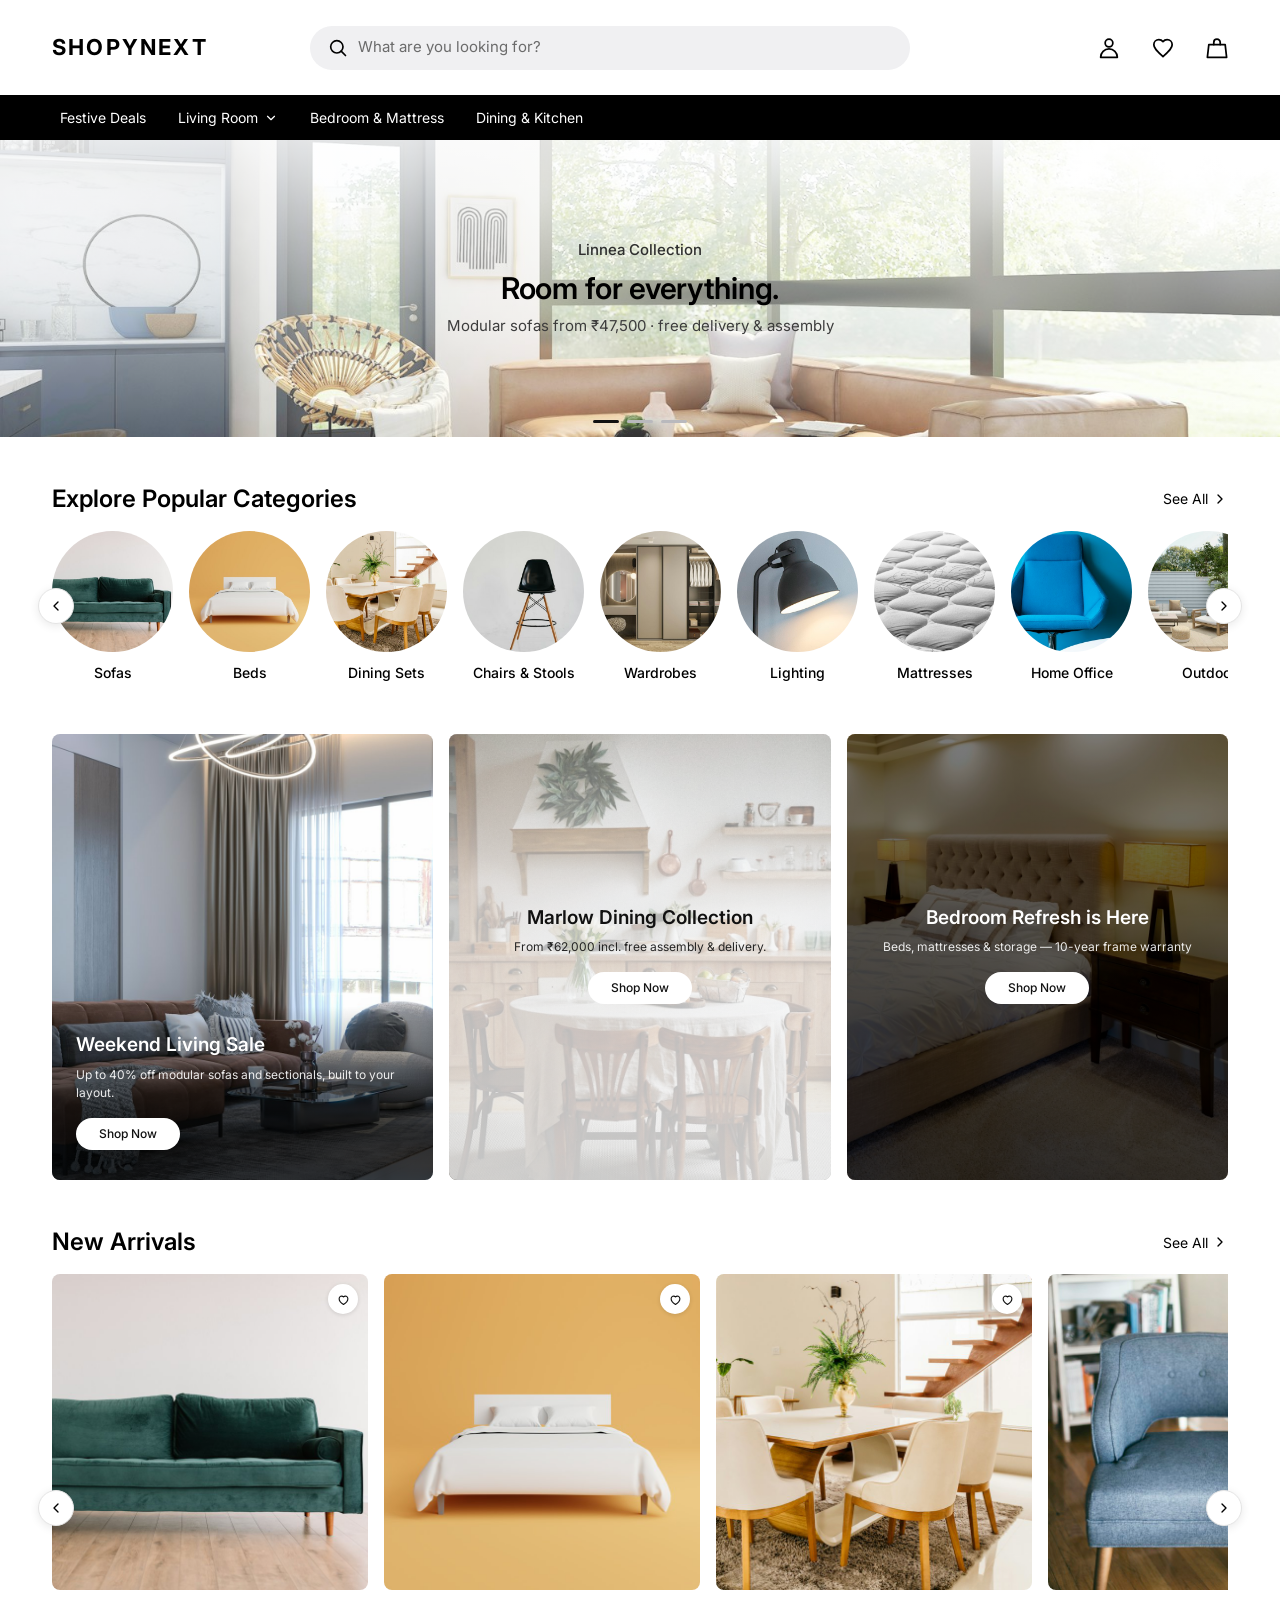
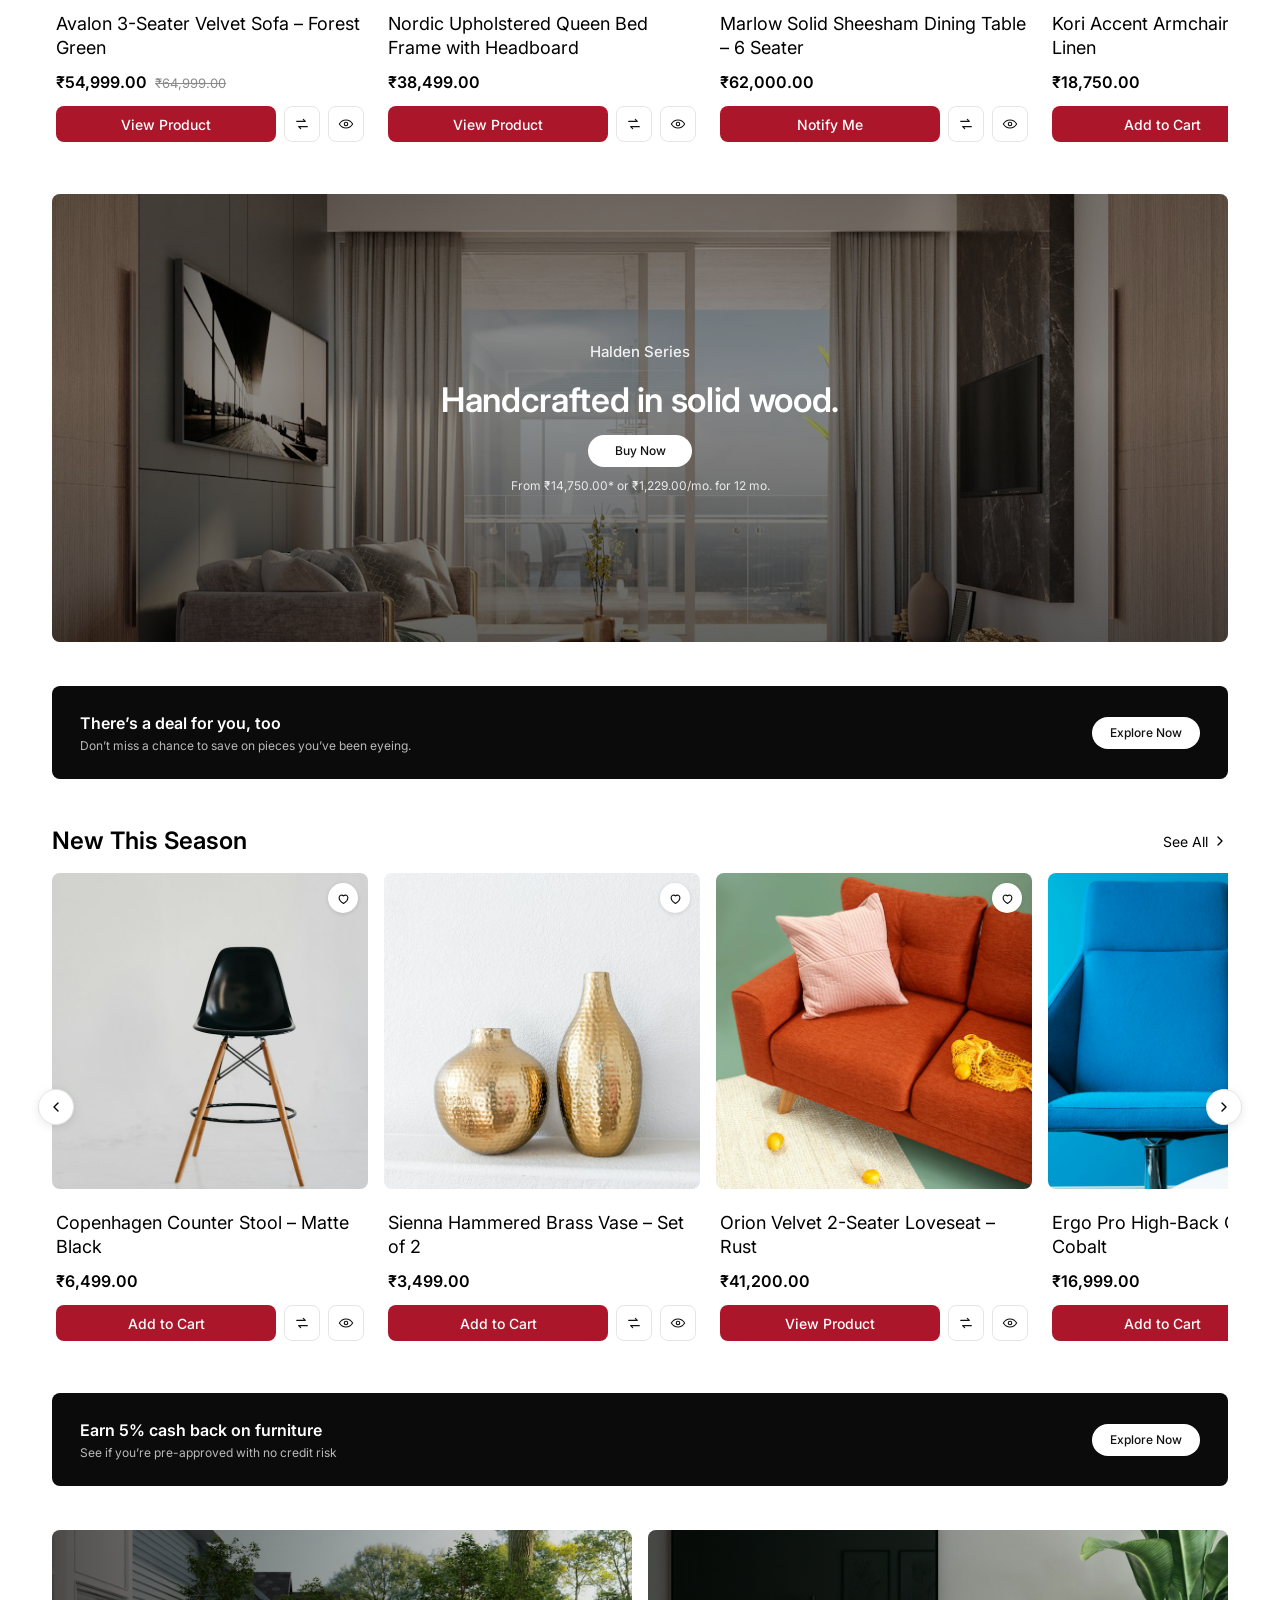
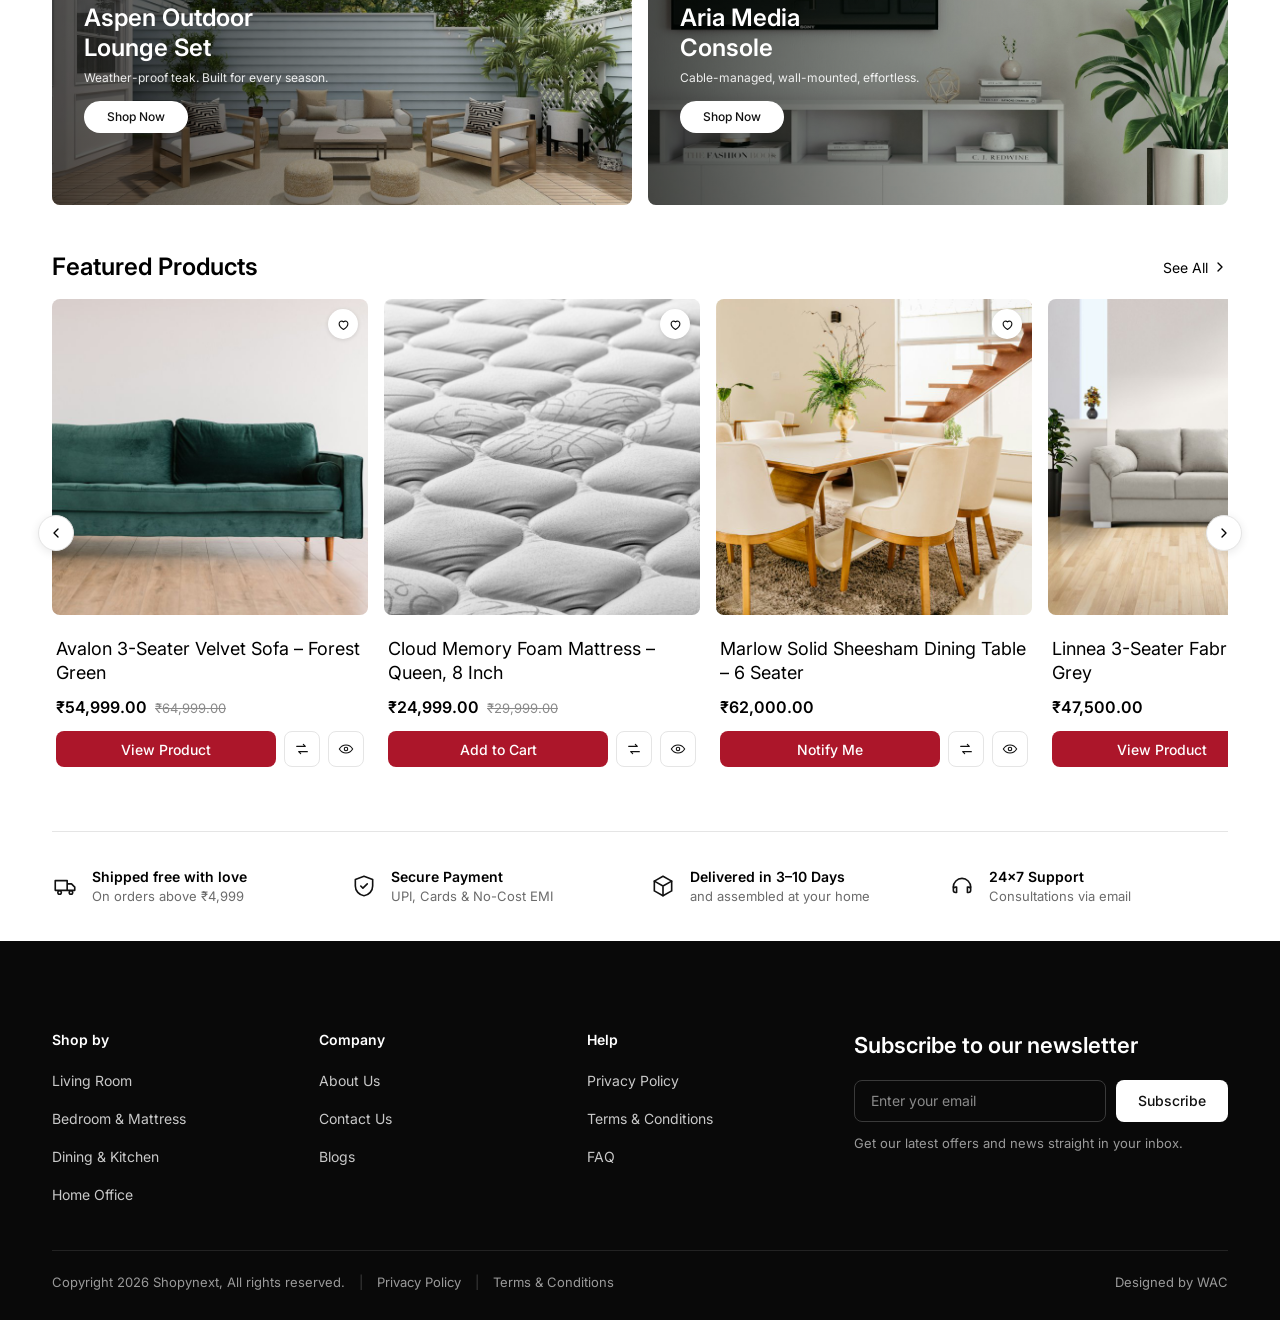
<file: index.html>
<!DOCTYPE html>
<html lang="en">
<head>
<meta charset="utf-8" />
<meta name="viewport" content="width=device-width, initial-scale=1" />
<title>Shopynext — Furniture for every room</title>
<meta name="description" content="Shopynext — sofas, beds, dining, storage and decor. Handcrafted furniture delivered and assembled at your home." />
<link rel="icon" href="favicon.svg" type="image/svg+xml" />
<link rel="preconnect" href="https://fonts.googleapis.com" />
<link rel="preconnect" href="https://fonts.gstatic.com" crossorigin />
<link href="https://fonts.googleapis.com/css2?family=Inter:wght@400;500;600;700&display=swap" rel="stylesheet" />
<link rel="stylesheet" href="assets/site.css" />
</head>
<body>

<!-- ================= HEADER ================= -->
<header class="site-header">
  <div class="header-top">
    <a href="index.html" class="logo">SHOPYNEXT</a>

    <button class="header-search" type="button">
      <svg width="20" height="20" viewBox="0 0 24 24" fill="none" stroke="currentColor" stroke-width="2" stroke-linecap="round"><circle cx="10.6" cy="10.6" r="7.4"/><path d="m21 21-5.2-5.2"/></svg>
      <span>What are you looking for?</span>
    </button>

    <div class="header-actions">
      <button class="icon-search-m" aria-label="Search">
        <svg width="22" height="22" viewBox="0 0 24 24" fill="none" stroke="currentColor" stroke-width="1.9" stroke-linecap="round"><circle cx="10.6" cy="10.6" r="7.4"/><path d="m21 21-5.2-5.2"/></svg>
      </button>
      <button aria-label="Account">
        <svg width="22" height="22" viewBox="0 0 24 24" fill="none" stroke="currentColor" stroke-width="1.9" stroke-linecap="round" stroke-linejoin="round"><circle cx="12" cy="6.6" r="4.2"/><path d="M2.9 22.1a9.1 9.1 0 0 1 18.2 0Z"/></svg>
      </button>
      <button aria-label="Wishlist">
        <svg width="22" height="22" viewBox="0 0 24 24" fill="none" stroke="currentColor" stroke-width="1.9" stroke-linecap="round" stroke-linejoin="round"><path d="M12 21.4 10.6 20C5.4 15.3 2 12.2 2 8.4 2 5.3 4.4 2.9 7.5 2.9c1.7 0 3.4.8 4.5 2.1 1.1-1.3 2.7-2.1 4.5-2.1 3.1 0 5.5 2.4 5.5 5.5 0 3.8-3.4 6.9-8.6 11.6L12 21.4Z"/></svg>
      </button>
      <button aria-label="Cart">
        <svg width="22" height="22" viewBox="0 0 24 24" fill="none" stroke="currentColor" stroke-width="1.9" stroke-linecap="round" stroke-linejoin="round"><path d="M3.1 8.2h17.8L22.5 22.2H1.5L3.1 8.2Z"/><path d="M8.5 8.2V5.9a3.5 3.5 0 0 1 7 0v2.3"/></svg>
      </button>
      <button class="burger" aria-label="Menu" id="burger">
        <svg width="22" height="22" viewBox="0 0 24 24" fill="none" stroke="currentColor" stroke-width="1.9" stroke-linecap="round"><path d="M3 6.5h18M3 12h18M3 17.5h18"/></svg>
      </button>
    </div>
  </div>

  <nav class="header-nav">
    <div class="nav-inner">
      <a href="category.html">Festive Deals</a>
      <a href="category.html">Living Room
        <svg width="14" height="14" viewBox="0 0 24 24" fill="none" stroke="currentColor" stroke-width="2" stroke-linecap="round" stroke-linejoin="round"><path d="m6 9 6 6 6-6"/></svg>
      </a>
      <a href="category.html">Bedroom &amp; Mattress</a>
      <a href="category.html">Dining &amp; Kitchen</a>
    </div>
  </nav>
</header>

<!-- ================= DRAWER ================= -->
<div class="drawer-backdrop" id="backdrop"></div>
<aside class="drawer" id="drawer">
  <div class="drawer-head">
    <span class="logo">SHOPYNEXT</span>
    <button aria-label="Close" id="drawerClose">
      <svg width="22" height="22" viewBox="0 0 24 24" fill="none" stroke="currentColor" stroke-width="1.8" stroke-linecap="round"><path d="M6 6l12 12M18 6 6 18"/></svg>
    </button>
  </div>
  <a href="category.html">Festive Deals</a>
  <a href="category.html">Living Room</a>
  <a href="category.html">Bedroom &amp; Mattress</a>
  <a href="category.html">Dining &amp; Kitchen</a>
  <a href="category.html">Home Office</a>
  <a href="category.html">Outdoor</a>
  <a href="category.html">Decor &amp; Lighting</a>
</aside>

<main>

  <!-- ================= HERO ================= -->
  <section class="hero" id="hero">
    <div class="hero-track" id="heroTrack">
      <div class="hero-slide">
        <img src="images/banner/hero-1.jpg" alt="Modern living room with sofa and daylight" />
        <div class="hero-copy">
          <p class="hero-eyebrow">Linnea Collection</p>
          <h2 class="hero-title">Room for everything.</h2>
          <p class="hero-sub">Modular sofas from &#8377;47,500 &middot; free delivery &amp; assembly</p>
        </div>
      </div>
      <div class="hero-slide">
        <img src="images/banner/hero-2.jpg" alt="Living room with fireplace and armchairs" />
        <div class="hero-copy">
          <p class="hero-eyebrow">Festive Home Event</p>
          <h2 class="hero-title">Up to 40% off. Everywhere you sit.</h2>
          <p class="hero-sub">Sofas, recliners and accent chairs &middot; ends 30 September</p>
        </div>
      </div>
      <div class="hero-slide">
        <img src="images/banner/hero-3.jpg" alt="Dining room with wooden table and upholstered chairs" />
        <div class="hero-copy">
          <p class="hero-eyebrow">Marlow Dining</p>
          <h2 class="hero-title">Solid wood. Seats six.</h2>
          <p class="hero-sub">From &#8377;62,000 incl. &#8377;5,000 instant bank discount</p>
        </div>
      </div>
    </div>
    <div class="hero-dots" id="heroDots"></div>
  </section>

  <!-- ================= CATEGORIES ================= -->
  <section class="section wrap">
    <div class="section-head">
      <h2>Explore Popular Categories</h2>
      <a class="see-all" href="category.html">See All
        <svg width="16" height="16" viewBox="0 0 24 24" fill="none" stroke="currentColor" stroke-width="2" stroke-linecap="round" stroke-linejoin="round"><path d="m9 6 6 6-6 6"/></svg>
      </a>
    </div>
    <div class="carousel">
      <button class="rail-btn prev" data-rail="catRail" data-dir="-1" aria-label="Previous slide">
        <svg width="16" height="16" viewBox="0 0 24 24" fill="none" stroke="currentColor" stroke-width="2" stroke-linecap="round" stroke-linejoin="round"><path d="m15 6-6 6 6 6"/></svg>
      </button>
      <div class="rail" id="catRail">
        <a class="cat" href="category.html"><span class="cat-img"><img src="images/category/sofas.jpg" alt="Sofas" /></span><span>Sofas</span></a>
        <a class="cat" href="category.html"><span class="cat-img"><img src="images/category/beds.jpg" alt="Beds" /></span><span>Beds</span></a>
        <a class="cat" href="category.html"><span class="cat-img"><img src="images/category/dining.jpg" alt="Dining Sets" /></span><span>Dining Sets</span></a>
        <a class="cat" href="category.html"><span class="cat-img"><img src="images/category/chairs.jpg" alt="Chairs &amp; Stools" /></span><span>Chairs &amp; Stools</span></a>
        <a class="cat" href="category.html"><span class="cat-img"><img src="images/category/wardrobes.jpg" alt="Wardrobes" /></span><span>Wardrobes</span></a>
        <a class="cat" href="category.html"><span class="cat-img"><img src="images/category/lighting.jpg" alt="Lighting" /></span><span>Lighting</span></a>
        <a class="cat" href="category.html"><span class="cat-img"><img src="images/category/mattress.jpg" alt="Mattresses" /></span><span>Mattresses</span></a>
        <a class="cat" href="category.html"><span class="cat-img"><img src="images/category/office.jpg" alt="Home Office" /></span><span>Home Office</span></a>
        <a class="cat" href="category.html"><span class="cat-img"><img src="images/category/outdoor.jpg" alt="Outdoor" /></span><span>Outdoor</span></a>
        <a class="cat" href="category.html"><span class="cat-img"><img src="images/category/decor.jpg" alt="Decor" /></span><span>Decor</span></a>
        <a class="cat" href="category.html"><span class="cat-img"><img src="images/category/tv-units.jpg" alt="TV Units" /></span><span>TV Units</span></a>
        <a class="cat" href="category.html"><span class="cat-img"><img src="images/category/storage.jpg" alt="Storage" /></span><span>Storage</span></a>
      </div>
      <button class="rail-btn next" data-rail="catRail" data-dir="1" aria-label="Next slide">
        <svg width="16" height="16" viewBox="0 0 24 24" fill="none" stroke="currentColor" stroke-width="2" stroke-linecap="round" stroke-linejoin="round"><path d="m9 6 6 6-6 6"/></svg>
      </button>
    </div>
  </section>

  <!-- ================= PROMO TRIO ================= -->
  <section class="section wrap">
    <div class="promo-grid">
      <a class="promo dark" href="category.html">
        <img src="images/banner/promo-1.jpg" alt="Modular sectional sofa in a modern living room" />
        <div class="promo-body">
          <h3>Weekend Living Sale</h3>
          <p>Up to 40% off modular sofas and sectionals, built to your layout.</p>
          <span class="btn-pill">Shop Now</span>
        </div>
      </a>
      <a class="promo centered light" href="category.html">
        <img src="images/banner/promo-2.jpg" alt="Marlow dining table with six chairs" />
        <div class="promo-body">
          <h3>Marlow Dining Collection</h3>
          <p>From &#8377;62,000 incl. free assembly &amp; delivery.</p>
          <span class="btn-pill">Shop Now</span>
        </div>
      </a>
      <a class="promo centered onblack" href="category.html">
        <img src="images/banner/promo-3.jpg" alt="Upholstered bed with bedside tables" />
        <div class="promo-body">
          <h3>Bedroom Refresh is Here</h3>
          <p>Beds, mattresses &amp; storage &mdash; 10-year frame warranty</p>
          <span class="btn-pill">Shop Now</span>
        </div>
      </a>
    </div>
  </section>

  <!-- ================= NEW ARRIVALS ================= -->
  <section class="section wrap">
    <div class="section-head">
      <h2>New Arrivals</h2>
      <a class="see-all" href="category.html">See All
        <svg width="16" height="16" viewBox="0 0 24 24" fill="none" stroke="currentColor" stroke-width="2" stroke-linecap="round" stroke-linejoin="round"><path d="m9 6 6 6-6 6"/></svg>
      </a>
    </div>
    <div class="carousel">
      <button class="rail-btn prev" data-rail="newRail" data-dir="-1" aria-label="Previous slide">
        <svg width="16" height="16" viewBox="0 0 24 24" fill="none" stroke="currentColor" stroke-width="2" stroke-linecap="round" stroke-linejoin="round"><path d="m15 6-6 6 6 6"/></svg>
      </button>
      <div class="rail" id="newRail"></div>
      <button class="rail-btn next" data-rail="newRail" data-dir="1" aria-label="Next slide">
        <svg width="16" height="16" viewBox="0 0 24 24" fill="none" stroke="currentColor" stroke-width="2" stroke-linecap="round" stroke-linejoin="round"><path d="m9 6 6 6-6 6"/></svg>
      </button>
    </div>
  </section>

  <!-- ================= WIDE FEATURE ================= -->
  <section class="section wrap">
    <div class="feature">
      <img src="images/banner/feature-wide.jpg" alt="Handcrafted furniture in a styled living room" />
      <div class="feature-copy">
        <p class="eyebrow">Halden Series</p>
        <h3>Handcrafted in solid wood.</h3>
        <span class="btn-pill">Buy Now</span>
        <p class="fine">From &#8377;14,750.00* or &#8377;1,229.00/mo. for 12 mo.</p>
      </div>
    </div>
  </section>

  <!-- ================= DEAL STRIP 1 ================= -->
  <section class="section wrap">
    <div class="strip">
      <div>
        <h3>There&rsquo;s a deal for you, too</h3>
        <p>Don&rsquo;t miss a chance to save on pieces you&rsquo;ve been eyeing.</p>
      </div>
      <a class="btn-pill" href="category.html">Explore Now</a>
    </div>
  </section>

  <!-- ================= NEW THIS SEASON ================= -->
  <section class="section wrap">
    <div class="section-head">
      <h2>New This Season</h2>
      <a class="see-all" href="category.html">See All
        <svg width="16" height="16" viewBox="0 0 24 24" fill="none" stroke="currentColor" stroke-width="2" stroke-linecap="round" stroke-linejoin="round"><path d="m9 6 6 6-6 6"/></svg>
      </a>
    </div>
    <div class="carousel">
      <button class="rail-btn prev" data-rail="seasonRail" data-dir="-1" aria-label="Previous slide">
        <svg width="16" height="16" viewBox="0 0 24 24" fill="none" stroke="currentColor" stroke-width="2" stroke-linecap="round" stroke-linejoin="round"><path d="m15 6-6 6 6 6"/></svg>
      </button>
      <div class="rail" id="seasonRail"></div>
      <button class="rail-btn next" data-rail="seasonRail" data-dir="1" aria-label="Next slide">
        <svg width="16" height="16" viewBox="0 0 24 24" fill="none" stroke="currentColor" stroke-width="2" stroke-linecap="round" stroke-linejoin="round"><path d="m9 6 6 6-6 6"/></svg>
      </button>
    </div>
  </section>

  <!-- ================= DEAL STRIP 2 ================= -->
  <section class="section wrap">
    <div class="strip">
      <div>
        <h3>Earn 5% cash back on furniture</h3>
        <p>See if you&rsquo;re pre-approved with no credit risk</p>
      </div>
      <a class="btn-pill" href="category.html">Explore Now</a>
    </div>
  </section>

  <!-- ================= DUO BANNERS ================= -->
  <section class="section wrap">
    <div class="duo-grid">
      <a class="duo" href="category.html">
        <img src="images/banner/duo-1.jpg" alt="Aspen outdoor lounge set on a patio" />
        <div class="duo-copy">
          <h3>Aspen Outdoor<br />Lounge Set</h3>
          <p>Weather-proof teak. Built for every season.</p>
          <span class="btn-pill">Shop Now</span>
        </div>
      </a>
      <a class="duo" href="category.html">
        <img src="images/banner/duo-2.jpg" alt="Aria wall-mounted media console" />
        <div class="duo-copy">
          <h3>Aria Media<br />Console</h3>
          <p>Cable-managed, wall-mounted, effortless.</p>
          <span class="btn-pill">Shop Now</span>
        </div>
      </a>
    </div>
  </section>

  <!-- ================= FEATURED PRODUCTS ================= -->
  <section class="section wrap">
    <div class="section-head">
      <h2>Featured Products</h2>
      <a class="see-all" href="category.html">See All
        <svg width="16" height="16" viewBox="0 0 24 24" fill="none" stroke="currentColor" stroke-width="2" stroke-linecap="round" stroke-linejoin="round"><path d="m9 6 6 6-6 6"/></svg>
      </a>
    </div>
    <div class="carousel">
      <button class="rail-btn prev" data-rail="featRail" data-dir="-1" aria-label="Previous slide">
        <svg width="16" height="16" viewBox="0 0 24 24" fill="none" stroke="currentColor" stroke-width="2" stroke-linecap="round" stroke-linejoin="round"><path d="m15 6-6 6 6 6"/></svg>
      </button>
      <div class="rail" id="featRail"></div>
      <button class="rail-btn next" data-rail="featRail" data-dir="1" aria-label="Next slide">
        <svg width="16" height="16" viewBox="0 0 24 24" fill="none" stroke="currentColor" stroke-width="2" stroke-linecap="round" stroke-linejoin="round"><path d="m9 6 6 6-6 6"/></svg>
      </button>
    </div>
  </section>

  <!-- ================= FEATURE BAR ================= -->
  <section class="wrap">
    <div class="features">
      <div class="feature-item">
        <svg width="26" height="26" viewBox="0 0 24 24" fill="none" stroke="currentColor" stroke-width="1.5" stroke-linecap="round" stroke-linejoin="round"><path d="M3 7h11v9H3zM14 10h4l3 3v3h-7z"/><circle cx="7" cy="18" r="1.6"/><circle cx="17.5" cy="18" r="1.6"/></svg>
        <div><strong>Shipped free with love</strong><span>On orders above &#8377;4,999</span></div>
      </div>
      <div class="feature-item">
        <svg width="26" height="26" viewBox="0 0 24 24" fill="none" stroke="currentColor" stroke-width="1.5" stroke-linecap="round" stroke-linejoin="round"><path d="M12 3 4 6v6c0 4.4 3.3 8.3 8 9 4.7-.7 8-4.6 8-9V6l-8-3Z"/><path d="m9 12 2 2 4-4"/></svg>
        <div><strong>Secure Payment</strong><span>UPI, Cards &amp; No-Cost EMI</span></div>
      </div>
      <div class="feature-item">
        <svg width="26" height="26" viewBox="0 0 24 24" fill="none" stroke="currentColor" stroke-width="1.5" stroke-linecap="round" stroke-linejoin="round"><path d="m12 3 8 4.5v9L12 21l-8-4.5v-9L12 3Z"/><path d="M4 7.5 12 12l8-4.5M12 12v9"/></svg>
        <div><strong>Delivered in 3&ndash;10 Days</strong><span>and assembled at your home</span></div>
      </div>
      <div class="feature-item">
        <svg width="26" height="26" viewBox="0 0 24 24" fill="none" stroke="currentColor" stroke-width="1.5" stroke-linecap="round" stroke-linejoin="round"><path d="M4 13a8 8 0 0 1 16 0"/><path d="M4 13v3a2 2 0 0 0 2 2h1v-5H6a2 2 0 0 0-2 2ZM20 13v3a2 2 0 0 1-2 2h-1v-5h1a2 2 0 0 1 2 2Z"/></svg>
        <div><strong>24&times;7 Support</strong><span>Consultations via email</span></div>
      </div>
    </div>
  </section>

</main>

<!-- ================= FOOTER ================= -->
<footer class="site-footer">
  <div class="wrap">
    <div class="footer-grid">
      <div class="footer-col">
        <h4>Shop by</h4>
        <ul>
          <li><a href="#">Living Room</a></li>
          <li><a href="#">Bedroom &amp; Mattress</a></li>
          <li><a href="#">Dining &amp; Kitchen</a></li>
          <li><a href="#">Home Office</a></li>
        </ul>
      </div>
      <div class="footer-col">
        <h4>Company</h4>
        <ul>
          <li><a href="#">About Us</a></li>
          <li><a href="#">Contact Us</a></li>
          <li><a href="#">Blogs</a></li>
        </ul>
      </div>
      <div class="footer-col">
        <h4>Help</h4>
        <ul>
          <li><a href="#">Privacy Policy</a></li>
          <li><a href="#">Terms &amp; Conditions</a></li>
          <li><a href="#">FAQ</a></li>
        </ul>
      </div>
      <div class="footer-newsletter">
        <h2>Subscribe to our newsletter</h2>
        <form class="newsletter-form" onsubmit="return false;">
          <input type="email" placeholder="Enter your email" aria-label="Email address" />
          <button type="submit">Subscribe</button>
        </form>
        <p class="newsletter-note">Get our latest offers and news straight in your inbox.</p>
      </div>
    </div>

    <div class="footer-bottom">
      <span>Copyright 2026 Shopynext, All rights reserved.</span>
      <span class="sep">|</span>
      <a href="#">Privacy Policy</a>
      <span class="sep">|</span>
      <a href="#">Terms &amp; Conditions</a>
      <span class="right">Designed by WAC</span>
    </div>
  </div>
</footer>

<script src="assets/site.js"></script>
</body>
</html>
</file>
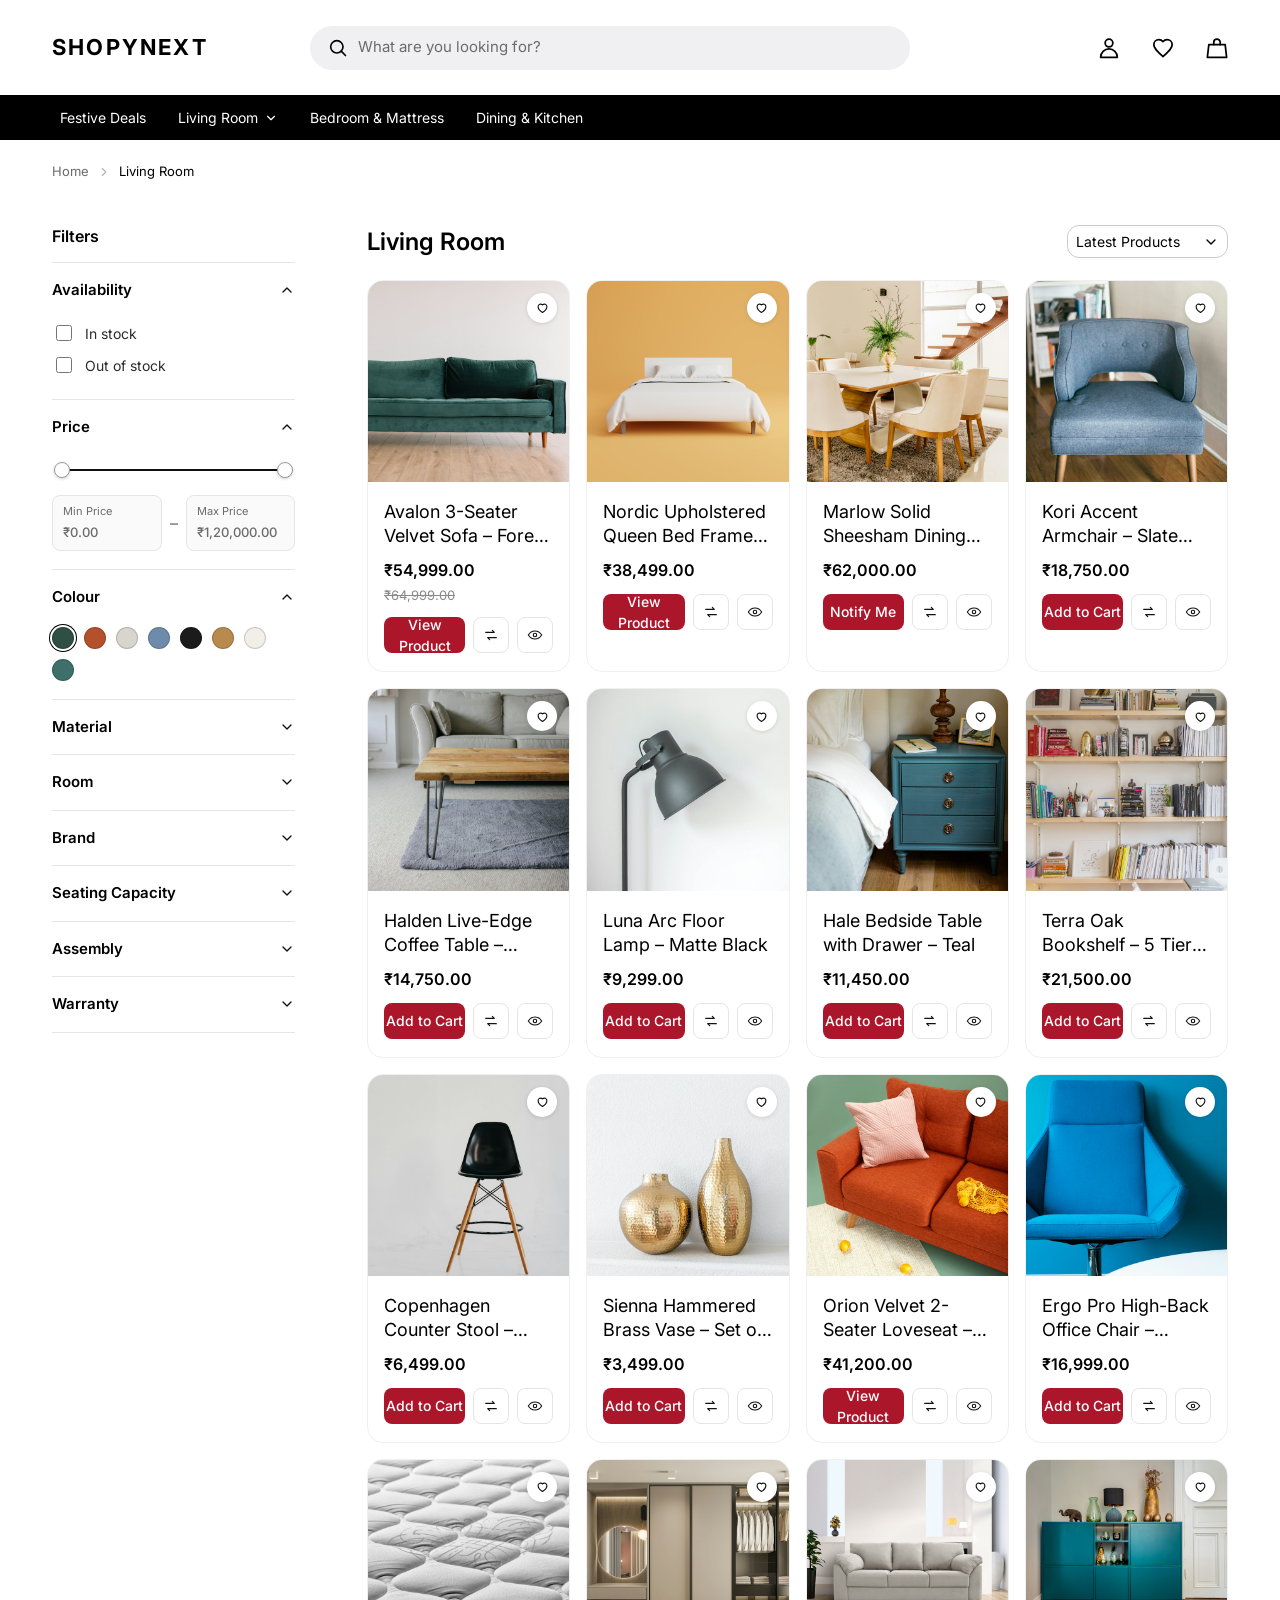
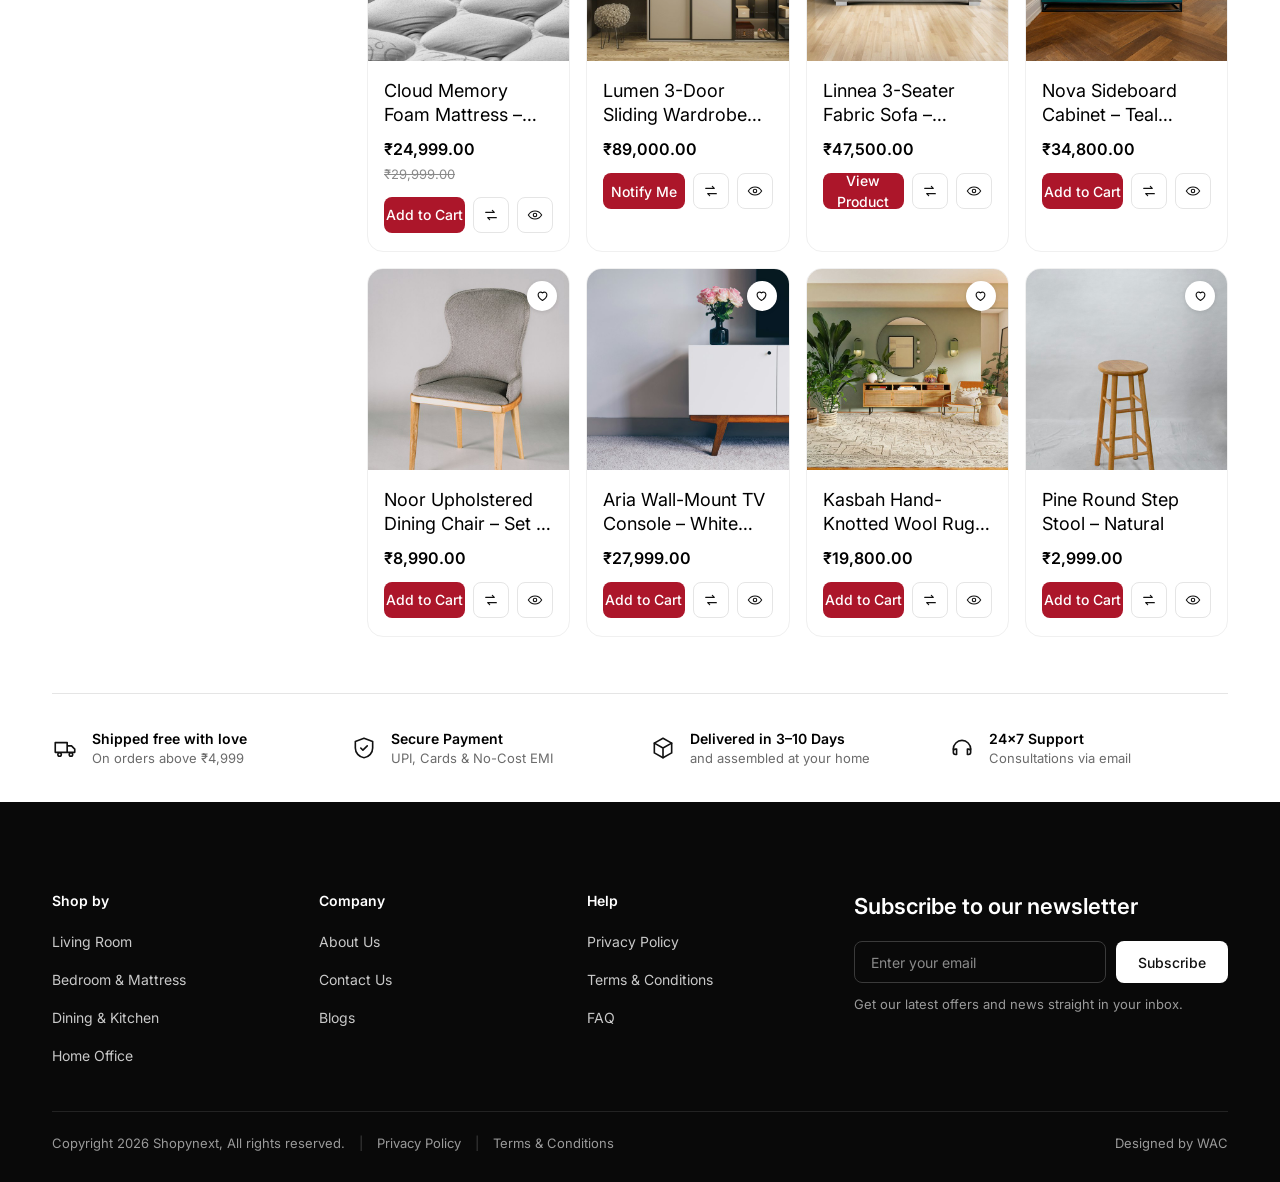
<file: category.html>
<!DOCTYPE html>
<html lang="en">
<head>
<meta charset="utf-8" />
<meta name="viewport" content="width=device-width, initial-scale=1" />
<title>Living Room — Shopynext</title>
<meta name="description" content="Shop living room furniture at Shopynext — sofas, coffee tables, storage, lighting and decor." />
<link rel="icon" href="favicon.svg" type="image/svg+xml" />
<link rel="preconnect" href="https://fonts.googleapis.com" />
<link rel="preconnect" href="https://fonts.gstatic.com" crossorigin />
<link href="https://fonts.googleapis.com/css2?family=Inter:wght@400;500;600;700&display=swap" rel="stylesheet" />
<link rel="stylesheet" href="assets/site.css" />
</head>
<body>

<!-- ================= HEADER ================= -->
<header class="site-header">
  <div class="header-top">
    <a href="index.html" class="logo">SHOPYNEXT</a>

    <button class="header-search" type="button">
      <svg width="20" height="20" viewBox="0 0 24 24" fill="none" stroke="currentColor" stroke-width="2" stroke-linecap="round"><circle cx="10.6" cy="10.6" r="7.4"/><path d="m21 21-5.2-5.2"/></svg>
      <span>What are you looking for?</span>
    </button>

    <div class="header-actions">
      <button class="icon-search-m" aria-label="Search">
        <svg width="22" height="22" viewBox="0 0 24 24" fill="none" stroke="currentColor" stroke-width="1.9" stroke-linecap="round"><circle cx="10.6" cy="10.6" r="7.4"/><path d="m21 21-5.2-5.2"/></svg>
      </button>
      <button aria-label="Account">
        <svg width="22" height="22" viewBox="0 0 24 24" fill="none" stroke="currentColor" stroke-width="1.9" stroke-linecap="round" stroke-linejoin="round"><circle cx="12" cy="6.6" r="4.2"/><path d="M2.9 22.1a9.1 9.1 0 0 1 18.2 0Z"/></svg>
      </button>
      <button aria-label="Wishlist">
        <svg width="22" height="22" viewBox="0 0 24 24" fill="none" stroke="currentColor" stroke-width="1.9" stroke-linecap="round" stroke-linejoin="round"><path d="M12 21.4 10.6 20C5.4 15.3 2 12.2 2 8.4 2 5.3 4.4 2.9 7.5 2.9c1.7 0 3.4.8 4.5 2.1 1.1-1.3 2.7-2.1 4.5-2.1 3.1 0 5.5 2.4 5.5 5.5 0 3.8-3.4 6.9-8.6 11.6L12 21.4Z"/></svg>
      </button>
      <button aria-label="Cart">
        <svg width="22" height="22" viewBox="0 0 24 24" fill="none" stroke="currentColor" stroke-width="1.9" stroke-linecap="round" stroke-linejoin="round"><path d="M3.1 8.2h17.8L22.5 22.2H1.5L3.1 8.2Z"/><path d="M8.5 8.2V5.9a3.5 3.5 0 0 1 7 0v2.3"/></svg>
      </button>
      <button class="burger" aria-label="Menu" id="burger">
        <svg width="22" height="22" viewBox="0 0 24 24" fill="none" stroke="currentColor" stroke-width="1.9" stroke-linecap="round"><path d="M3 6.5h18M3 12h18M3 17.5h18"/></svg>
      </button>
    </div>
  </div>

  <nav class="header-nav">
    <div class="nav-inner">
      <a href="category.html">Festive Deals</a>
      <a href="category.html">Living Room
        <svg width="14" height="14" viewBox="0 0 24 24" fill="none" stroke="currentColor" stroke-width="2" stroke-linecap="round" stroke-linejoin="round"><path d="m6 9 6 6 6-6"/></svg>
      </a>
      <a href="category.html">Bedroom &amp; Mattress</a>
      <a href="category.html">Dining &amp; Kitchen</a>
    </div>
  </nav>
</header>

<!-- ================= DRAWER ================= -->
<div class="drawer-backdrop" id="backdrop"></div>
<aside class="drawer" id="drawer">
  <div class="drawer-head">
    <span class="logo">SHOPYNEXT</span>
    <button aria-label="Close" id="drawerClose">
      <svg width="22" height="22" viewBox="0 0 24 24" fill="none" stroke="currentColor" stroke-width="1.8" stroke-linecap="round"><path d="M6 6l12 12M18 6 6 18"/></svg>
    </button>
  </div>
  <a href="category.html">Festive Deals</a>
  <a href="category.html">Living Room</a>
  <a href="category.html">Bedroom &amp; Mattress</a>
  <a href="category.html">Dining &amp; Kitchen</a>
  <a href="category.html">Home Office</a>
  <a href="category.html">Outdoor</a>
  <a href="category.html">Decor &amp; Lighting</a>
</aside>

<main>

  <div class="wrap">
    <nav class="breadcrumb" aria-label="Breadcrumb">
      <a href="index.html">Home</a>
      <svg width="14" height="14" viewBox="0 0 24 24" fill="none" stroke="currentColor" stroke-width="2" stroke-linecap="round" stroke-linejoin="round"><path d="m9 6 6 6-6 6"/></svg>
      <span aria-current="page">Living Room</span>
    </nav>

    <div class="plp">
      <aside class="plp-side" id="plpSide">
      <h2>Filters</h2>
        <div class="facet">
          <button data-accordion aria-expanded="true">Availability<svg width="16" height="16" viewBox="0 0 24 24" fill="none" stroke="currentColor" stroke-width="2" stroke-linecap="round" stroke-linejoin="round"><path d="m6 9 6 6 6-6"/></svg></button>
          <div class="facet-panel">
            <label><input type="checkbox" /> In stock</label>
            <label><input type="checkbox" /> Out of stock</label>
          </div>
        </div>
        <div class="facet">
          <button data-accordion aria-expanded="true">Price<svg width="16" height="16" viewBox="0 0 24 24" fill="none" stroke="currentColor" stroke-width="2" stroke-linecap="round" stroke-linejoin="round"><path d="m6 9 6 6 6-6"/></svg></button>
          <div class="facet-panel">
            <div class="range"><span class="track"></span><span class="knob a"></span><span class="knob b"></span></div>
            <div class="price-fields">
              <span class="price-field"><small>Min Price</small><b>&#8377;0.00</b></span>
              <span>&ndash;</span>
              <span class="price-field"><small>Max Price</small><b>&#8377;1,20,000.00</b></span>
            </div>
          </div>
        </div>
        <div class="facet">
          <button data-accordion aria-expanded="true">Colour<svg width="16" height="16" viewBox="0 0 24 24" fill="none" stroke="currentColor" stroke-width="2" stroke-linecap="round" stroke-linejoin="round"><path d="m6 9 6 6 6-6"/></svg></button>
          <div class="facet-panel">
            <div class="swatches">
              <button aria-pressed="true" style="background:#2f4f43" aria-label="Forest Green"></button>
              <button aria-pressed="false" style="background:#b4512c" aria-label="Rust"></button>
              <button aria-pressed="false" style="background:#d8d5cf" aria-label="Pebble"></button>
              <button aria-pressed="false" style="background:#6f8bab" aria-label="Slate Blue"></button>
              <button aria-pressed="false" style="background:#1b1b1b" aria-label="Charcoal"></button>
              <button aria-pressed="false" style="background:#b98a4e" aria-label="Oak"></button>
              <button aria-pressed="false" style="background:#f2efe9" aria-label="Ivory"></button>
              <button aria-pressed="false" style="background:#3f6f6a" aria-label="Teal"></button>
            </div>
          </div>
        </div>
        <div class="facet">
          <button data-accordion aria-expanded="false">Material<svg width="16" height="16" viewBox="0 0 24 24" fill="none" stroke="currentColor" stroke-width="2" stroke-linecap="round" stroke-linejoin="round"><path d="m6 9 6 6 6-6"/></svg></button>
          <div class="facet-panel" hidden>
            <label><input type="checkbox" /> Solid Sheesham</label>
            <label><input type="checkbox" /> Oak Veneer</label>
            <label><input type="checkbox" /> Velvet</label>
            <label><input type="checkbox" /> Linen Blend</label>
            <label><input type="checkbox" /> Powder-Coated Steel</label>
          </div>
        </div>
        <div class="facet">
          <button data-accordion aria-expanded="false">Room<svg width="16" height="16" viewBox="0 0 24 24" fill="none" stroke="currentColor" stroke-width="2" stroke-linecap="round" stroke-linejoin="round"><path d="m6 9 6 6 6-6"/></svg></button>
          <div class="facet-panel" hidden>
            <label><input type="checkbox" /> Living Room</label>
            <label><input type="checkbox" /> Bedroom</label>
            <label><input type="checkbox" /> Dining &amp; Kitchen</label>
            <label><input type="checkbox" /> Home Office</label>
            <label><input type="checkbox" /> Outdoor</label>
          </div>
        </div>
        <div class="facet">
          <button data-accordion aria-expanded="false">Brand<svg width="16" height="16" viewBox="0 0 24 24" fill="none" stroke="currentColor" stroke-width="2" stroke-linecap="round" stroke-linejoin="round"><path d="m6 9 6 6 6-6"/></svg></button>
          <div class="facet-panel" hidden>
            <label><input type="checkbox" /> Shopynext Studio</label>
            <label><input type="checkbox" /> Nordic Home</label>
            <label><input type="checkbox" /> Marlow &amp; Co</label>
            <label><input type="checkbox" /> Terra</label>
            <label><input type="checkbox" /> Lumen</label>
          </div>
        </div>
        <div class="facet">
          <button data-accordion aria-expanded="false">Seating Capacity<svg width="16" height="16" viewBox="0 0 24 24" fill="none" stroke="currentColor" stroke-width="2" stroke-linecap="round" stroke-linejoin="round"><path d="m6 9 6 6 6-6"/></svg></button>
          <div class="facet-panel" hidden>
            <label><input type="checkbox" /> 1 Seater</label>
            <label><input type="checkbox" /> 2 Seater</label>
            <label><input type="checkbox" /> 3 Seater</label>
            <label><input type="checkbox" /> 6 Seater</label>
          </div>
        </div>
        <div class="facet">
          <button data-accordion aria-expanded="false">Assembly<svg width="16" height="16" viewBox="0 0 24 24" fill="none" stroke="currentColor" stroke-width="2" stroke-linecap="round" stroke-linejoin="round"><path d="m6 9 6 6 6-6"/></svg></button>
          <div class="facet-panel" hidden>
            <label><input type="checkbox" /> Free expert assembly</label>
            <label><input type="checkbox" /> Ready to use</label>
            <label><input type="checkbox" /> Self assembly</label>
          </div>
        </div>
        <div class="facet">
          <button data-accordion aria-expanded="false">Warranty<svg width="16" height="16" viewBox="0 0 24 24" fill="none" stroke="currentColor" stroke-width="2" stroke-linecap="round" stroke-linejoin="round"><path d="m6 9 6 6 6-6"/></svg></button>
          <div class="facet-panel" hidden>
            <label><input type="checkbox" /> 1 Year</label>
            <label><input type="checkbox" /> 3 Years</label>
            <label><input type="checkbox" /> 10 Years</label>
          </div>
        </div>
      </aside>

      <div class="plp-main">
        <div class="plp-head">
          <h1>Living Room</h1>
          <div class="plp-tools">
            <button class="filter-toggle" id="filterToggle">
              <svg width="16" height="16" viewBox="0 0 24 24" fill="none" stroke="currentColor" stroke-width="1.8" stroke-linecap="round"><path d="M4 6h16M7 12h10M10 18h4"/></svg>
              Filters
            </button>
            <label class="sort">
              <select id="sortSelect" aria-label="Sort products">
                <option value="latest">Latest Products</option>
                <option value="low">Price: Low to High</option>
                <option value="high">Price: High to Low</option>
                <option value="name">Name: A to Z</option>
              </select>
              <svg width="16" height="16" viewBox="0 0 24 24" fill="none" stroke="currentColor" stroke-width="2" stroke-linecap="round" stroke-linejoin="round"><path d="m6 9 6 6 6-6"/></svg>
            </label>
          </div>
        </div>

        <div class="plp-grid" id="plpGrid"></div>
      </div>
    </div>
  </div>

  <!-- ================= FEATURE BAR ================= -->
  <section class="wrap">
    <div class="features">
      <div class="feature-item">
        <svg width="26" height="26" viewBox="0 0 24 24" fill="none" stroke="currentColor" stroke-width="1.5" stroke-linecap="round" stroke-linejoin="round"><path d="M3 7h11v9H3zM14 10h4l3 3v3h-7z"/><circle cx="7" cy="18" r="1.6"/><circle cx="17.5" cy="18" r="1.6"/></svg>
        <div><strong>Shipped free with love</strong><span>On orders above &#8377;4,999</span></div>
      </div>
      <div class="feature-item">
        <svg width="26" height="26" viewBox="0 0 24 24" fill="none" stroke="currentColor" stroke-width="1.5" stroke-linecap="round" stroke-linejoin="round"><path d="M12 3 4 6v6c0 4.4 3.3 8.3 8 9 4.7-.7 8-4.6 8-9V6l-8-3Z"/><path d="m9 12 2 2 4-4"/></svg>
        <div><strong>Secure Payment</strong><span>UPI, Cards &amp; No-Cost EMI</span></div>
      </div>
      <div class="feature-item">
        <svg width="26" height="26" viewBox="0 0 24 24" fill="none" stroke="currentColor" stroke-width="1.5" stroke-linecap="round" stroke-linejoin="round"><path d="m12 3 8 4.5v9L12 21l-8-4.5v-9L12 3Z"/><path d="M4 7.5 12 12l8-4.5M12 12v9"/></svg>
        <div><strong>Delivered in 3&ndash;10 Days</strong><span>and assembled at your home</span></div>
      </div>
      <div class="feature-item">
        <svg width="26" height="26" viewBox="0 0 24 24" fill="none" stroke="currentColor" stroke-width="1.5" stroke-linecap="round" stroke-linejoin="round"><path d="M4 13a8 8 0 0 1 16 0"/><path d="M4 13v3a2 2 0 0 0 2 2h1v-5H6a2 2 0 0 0-2 2ZM20 13v3a2 2 0 0 1-2 2h-1v-5h1a2 2 0 0 1 2 2Z"/></svg>
        <div><strong>24&times;7 Support</strong><span>Consultations via email</span></div>
      </div>
    </div>
  </section>

</main>


<!-- ================= FOOTER ================= -->
<footer class="site-footer">
  <div class="wrap">
    <div class="footer-grid">
      <div class="footer-col">
        <h4>Shop by</h4>
        <ul>
          <li><a href="#">Living Room</a></li>
          <li><a href="#">Bedroom &amp; Mattress</a></li>
          <li><a href="#">Dining &amp; Kitchen</a></li>
          <li><a href="#">Home Office</a></li>
        </ul>
      </div>
      <div class="footer-col">
        <h4>Company</h4>
        <ul>
          <li><a href="#">About Us</a></li>
          <li><a href="#">Contact Us</a></li>
          <li><a href="#">Blogs</a></li>
        </ul>
      </div>
      <div class="footer-col">
        <h4>Help</h4>
        <ul>
          <li><a href="#">Privacy Policy</a></li>
          <li><a href="#">Terms &amp; Conditions</a></li>
          <li><a href="#">FAQ</a></li>
        </ul>
      </div>
      <div class="footer-newsletter">
        <h2>Subscribe to our newsletter</h2>
        <form class="newsletter-form" onsubmit="return false;">
          <input type="email" placeholder="Enter your email" aria-label="Email address" />
          <button type="submit">Subscribe</button>
        </form>
        <p class="newsletter-note">Get our latest offers and news straight in your inbox.</p>
      </div>
    </div>

    <div class="footer-bottom">
      <span>Copyright 2026 Shopynext, All rights reserved.</span>
      <span class="sep">|</span>
      <a href="#">Privacy Policy</a>
      <span class="sep">|</span>
      <a href="#">Terms &amp; Conditions</a>
      <span class="right">Designed by WAC</span>
    </div>
  </div>
</footer>

<script src="assets/site.js"></script>
<script>
/* ---------- listing: sort + mobile filter drawer ---------- */
(function(){
  const grid = document.getElementById('plpGrid');
  const sort = document.getElementById('sortSelect');
  if(!grid) return;

  function render(){
    const list = PRODUCTS.slice();
    const v = sort ? sort.value : 'latest';
    if(v === 'low')  list.sort((a,b) => a.price - b.price);
    if(v === 'high') list.sort((a,b) => b.price - a.price);
    if(v === 'name') list.sort((a,b) => a.name.localeCompare(b.name));
    grid.innerHTML = list.map(p => card(p, true)).join('');
  }
  if(sort) sort.addEventListener('change', render);
  render();

  /* move the sidebar into a drawer below 1024px */
  const side = document.getElementById('plpSide');
  const toggle = document.getElementById('filterToggle');
  const backdrop = document.getElementById('backdrop');
  if(!side || !toggle || !backdrop) return;

  const drawer = document.createElement('aside');
  drawer.className = 'filters-drawer';
  drawer.innerHTML = '<div class="filters-head"><strong>Filters</strong>'
    + '<button aria-label="Close filters"><svg width="22" height="22" viewBox="0 0 24 24" fill="none" stroke="currentColor" stroke-width="1.8" stroke-linecap="round"><path d="M6 6l12 12M18 6 6 18"/></svg></button></div>';
  document.body.appendChild(drawer);

  function open(){
    drawer.appendChild(side);
    drawer.classList.add('open'); backdrop.classList.add('open');
    document.body.style.overflow = 'hidden';
  }
  function close(){
    drawer.classList.remove('open'); backdrop.classList.remove('open');
    document.body.style.overflow = '';
  }
  toggle.addEventListener('click', open);
  drawer.querySelector('.filters-head button').addEventListener('click', close);
  backdrop.addEventListener('click', close);
})();
</script>
</body>
</html>
</file>
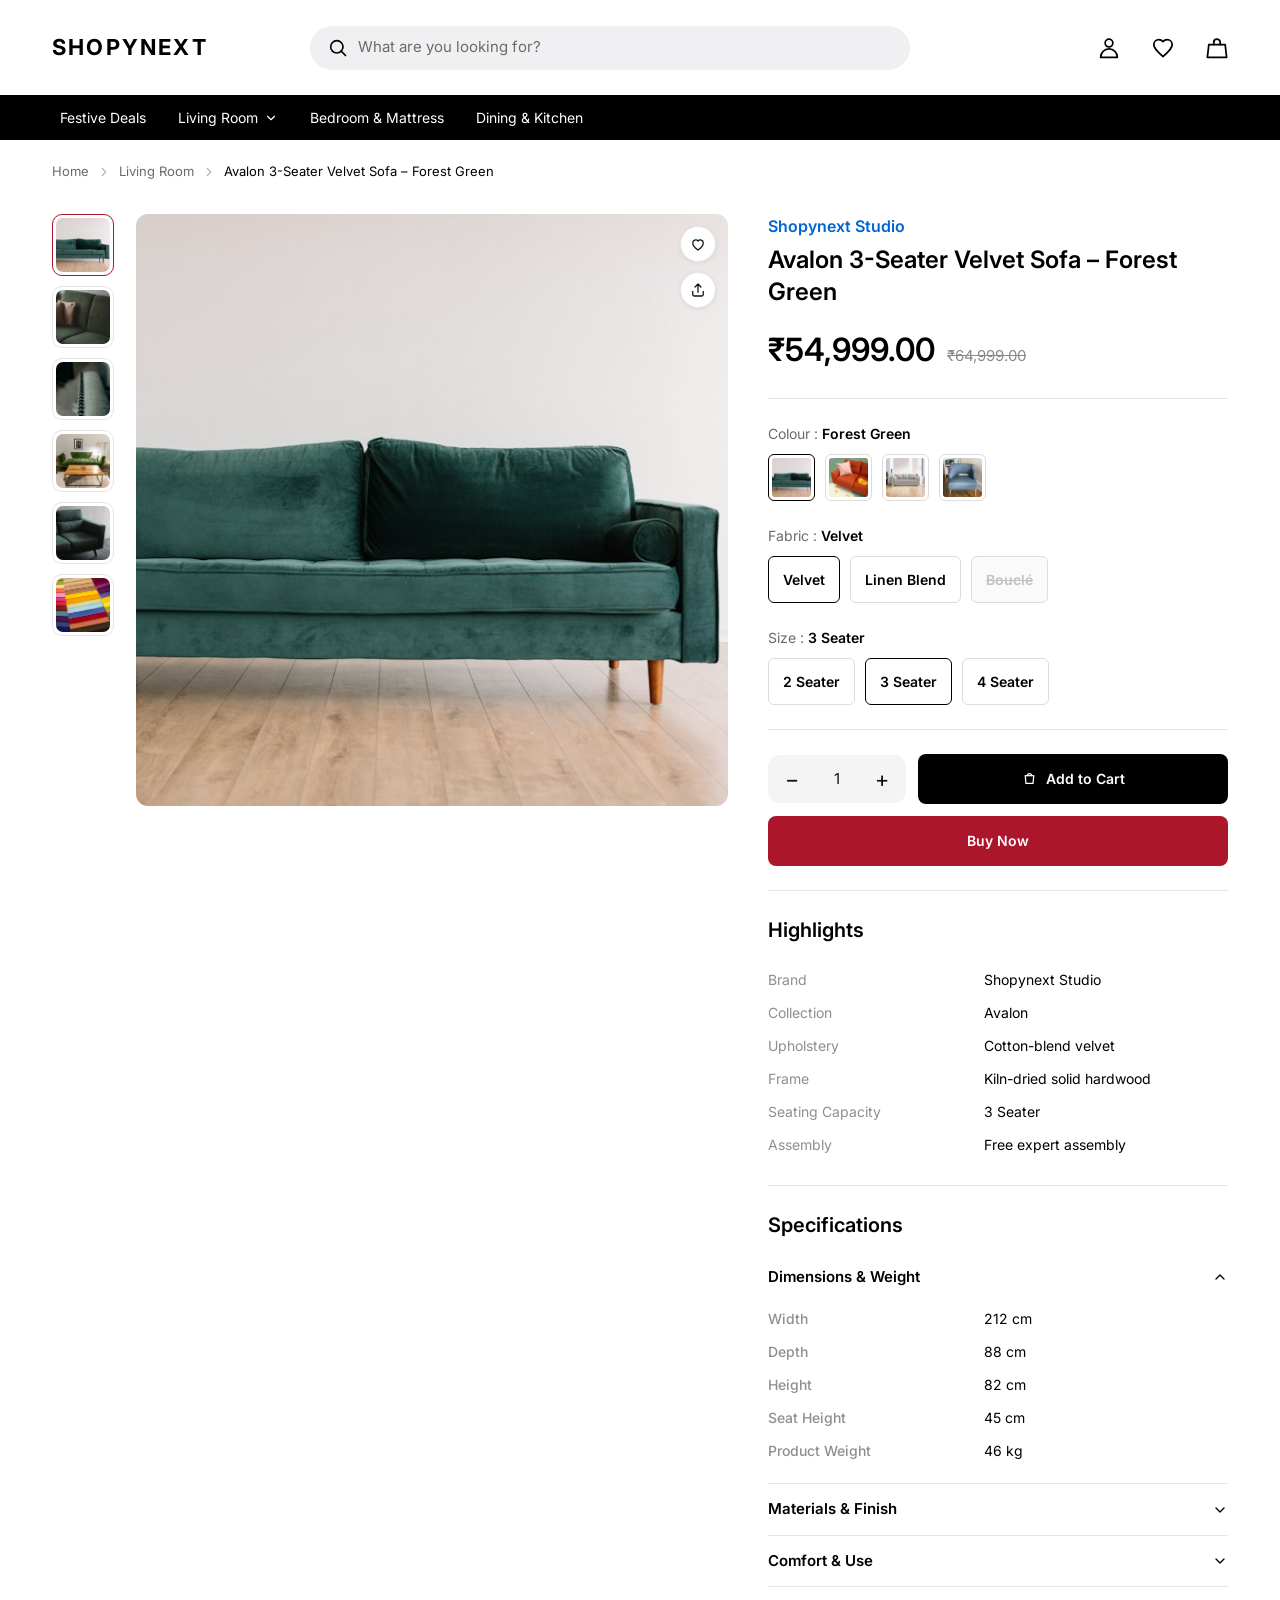
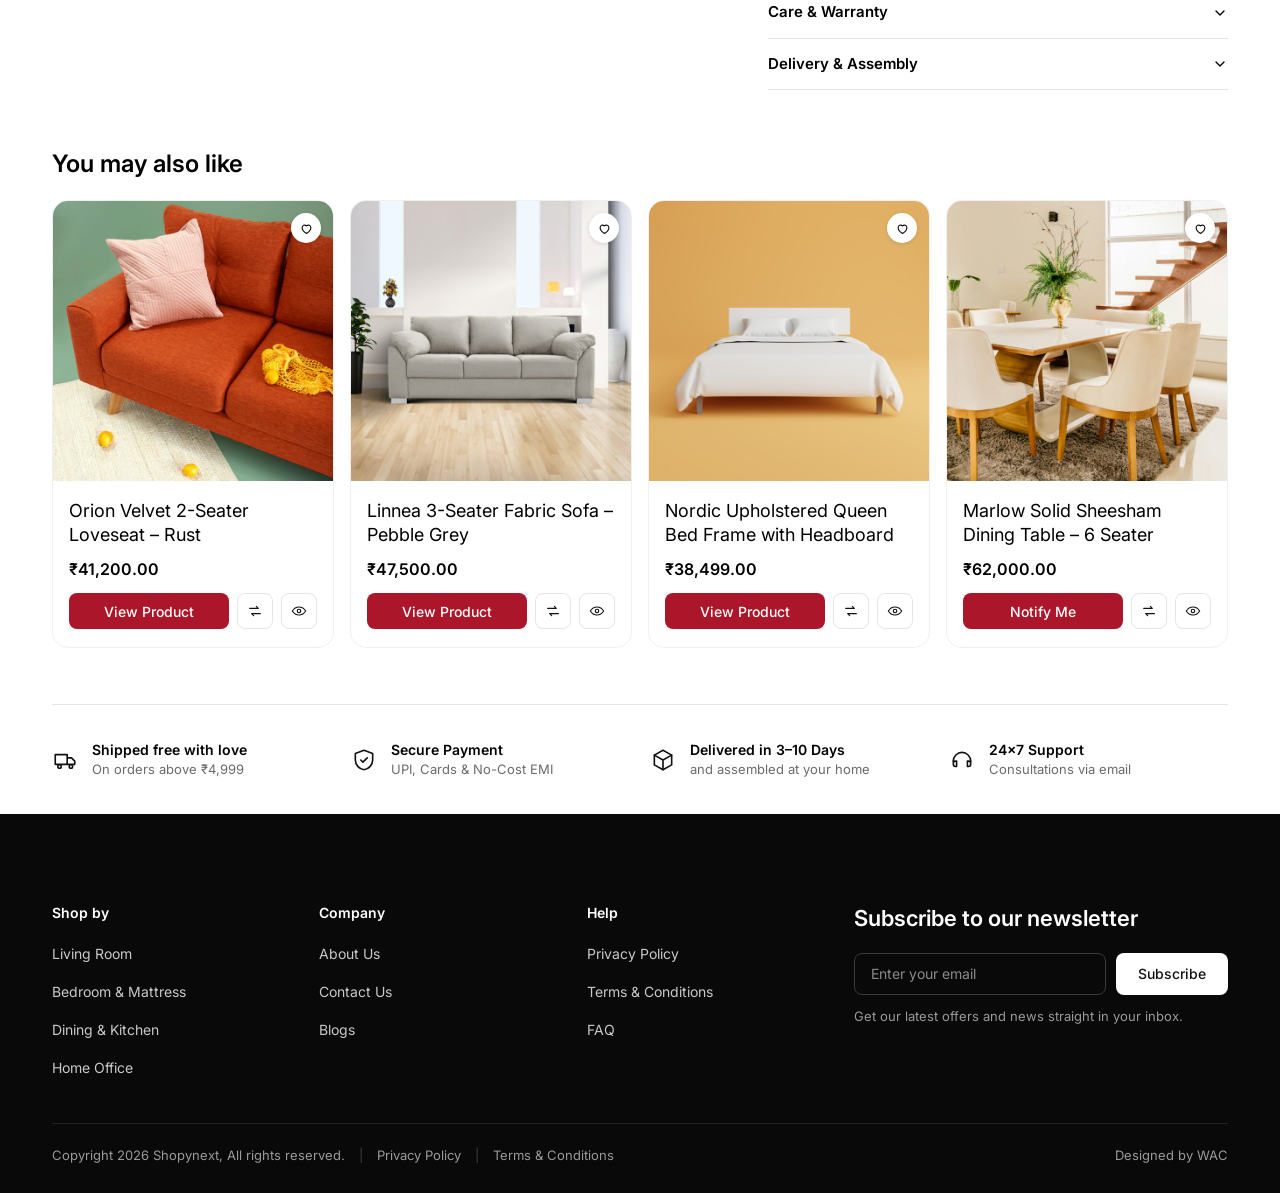
<file: product.html>
<!DOCTYPE html>
<html lang="en">
<head>
<meta charset="utf-8" />
<meta name="viewport" content="width=device-width, initial-scale=1" />
<title>Avalon 3-Seater Velvet Sofa — Shopynext</title>
<meta name="description" content="Avalon 3-Seater Velvet Sofa in Forest Green — kiln-dried hardwood frame, cotton-blend velvet, free expert assembly." />
<link rel="icon" href="favicon.svg" type="image/svg+xml" />
<link rel="preconnect" href="https://fonts.googleapis.com" />
<link rel="preconnect" href="https://fonts.gstatic.com" crossorigin />
<link href="https://fonts.googleapis.com/css2?family=Inter:wght@400;500;600;700&display=swap" rel="stylesheet" />
<link rel="stylesheet" href="assets/site.css" />
</head>
<body>

<!-- ================= HEADER ================= -->
<header class="site-header">
  <div class="header-top">
    <a href="index.html" class="logo">SHOPYNEXT</a>

    <button class="header-search" type="button">
      <svg width="20" height="20" viewBox="0 0 24 24" fill="none" stroke="currentColor" stroke-width="2" stroke-linecap="round"><circle cx="10.6" cy="10.6" r="7.4"/><path d="m21 21-5.2-5.2"/></svg>
      <span>What are you looking for?</span>
    </button>

    <div class="header-actions">
      <button class="icon-search-m" aria-label="Search">
        <svg width="22" height="22" viewBox="0 0 24 24" fill="none" stroke="currentColor" stroke-width="1.9" stroke-linecap="round"><circle cx="10.6" cy="10.6" r="7.4"/><path d="m21 21-5.2-5.2"/></svg>
      </button>
      <button aria-label="Account">
        <svg width="22" height="22" viewBox="0 0 24 24" fill="none" stroke="currentColor" stroke-width="1.9" stroke-linecap="round" stroke-linejoin="round"><circle cx="12" cy="6.6" r="4.2"/><path d="M2.9 22.1a9.1 9.1 0 0 1 18.2 0Z"/></svg>
      </button>
      <button aria-label="Wishlist">
        <svg width="22" height="22" viewBox="0 0 24 24" fill="none" stroke="currentColor" stroke-width="1.9" stroke-linecap="round" stroke-linejoin="round"><path d="M12 21.4 10.6 20C5.4 15.3 2 12.2 2 8.4 2 5.3 4.4 2.9 7.5 2.9c1.7 0 3.4.8 4.5 2.1 1.1-1.3 2.7-2.1 4.5-2.1 3.1 0 5.5 2.4 5.5 5.5 0 3.8-3.4 6.9-8.6 11.6L12 21.4Z"/></svg>
      </button>
      <button aria-label="Cart">
        <svg width="22" height="22" viewBox="0 0 24 24" fill="none" stroke="currentColor" stroke-width="1.9" stroke-linecap="round" stroke-linejoin="round"><path d="M3.1 8.2h17.8L22.5 22.2H1.5L3.1 8.2Z"/><path d="M8.5 8.2V5.9a3.5 3.5 0 0 1 7 0v2.3"/></svg>
      </button>
      <button class="burger" aria-label="Menu" id="burger">
        <svg width="22" height="22" viewBox="0 0 24 24" fill="none" stroke="currentColor" stroke-width="1.9" stroke-linecap="round"><path d="M3 6.5h18M3 12h18M3 17.5h18"/></svg>
      </button>
    </div>
  </div>

  <nav class="header-nav">
    <div class="nav-inner">
      <a href="category.html">Festive Deals</a>
      <a href="category.html">Living Room
        <svg width="14" height="14" viewBox="0 0 24 24" fill="none" stroke="currentColor" stroke-width="2" stroke-linecap="round" stroke-linejoin="round"><path d="m6 9 6 6 6-6"/></svg>
      </a>
      <a href="category.html">Bedroom &amp; Mattress</a>
      <a href="category.html">Dining &amp; Kitchen</a>
    </div>
  </nav>
</header>

<!-- ================= DRAWER ================= -->
<div class="drawer-backdrop" id="backdrop"></div>
<aside class="drawer" id="drawer">
  <div class="drawer-head">
    <span class="logo">SHOPYNEXT</span>
    <button aria-label="Close" id="drawerClose">
      <svg width="22" height="22" viewBox="0 0 24 24" fill="none" stroke="currentColor" stroke-width="1.8" stroke-linecap="round"><path d="M6 6l12 12M18 6 6 18"/></svg>
    </button>
  </div>
  <a href="category.html">Festive Deals</a>
  <a href="category.html" id="crumbCat">Living Room</a>
  <a href="category.html">Bedroom &amp; Mattress</a>
  <a href="category.html">Dining &amp; Kitchen</a>
  <a href="category.html">Home Office</a>
  <a href="category.html">Outdoor</a>
  <a href="category.html">Decor &amp; Lighting</a>
</aside>

<main>

  <div class="wrap">
    <nav class="breadcrumb" aria-label="Breadcrumb">
      <a href="index.html">Home</a>
      <svg width="14" height="14" viewBox="0 0 24 24" fill="none" stroke="currentColor" stroke-width="2" stroke-linecap="round" stroke-linejoin="round"><path d="m9 6 6 6-6 6"/></svg>
      <a href="category.html" id="crumbCat">Living Room</a>
      <svg width="14" height="14" viewBox="0 0 24 24" fill="none" stroke="currentColor" stroke-width="2" stroke-linecap="round" stroke-linejoin="round"><path d="m9 6 6 6-6 6"/></svg>
      <span aria-current="page" id="crumbName">Avalon 3-Seater Velvet Sofa</span>
    </nav>

    <div class="pdp">
      <!-- ---------- gallery ---------- -->
      <div class="pdp-gallery">
        <div class="thumbs" id="thumbs">
        </div>
        <div class="stage">
          <div class="stage-tools">
            <button class="round-btn" aria-label="Add to wishlist">
              <svg width="18" height="18" viewBox="0 0 24 24" fill="none" stroke="currentColor" stroke-width="1.7" stroke-linecap="round" stroke-linejoin="round"><path d="M12 20s-7-4.4-7-9.2A4 4 0 0 1 12 8a4 4 0 0 1 7 2.8C19 15.6 12 20 12 20Z"/></svg>
            </button>
            <button class="round-btn" aria-label="Share">
              <svg width="18" height="18" viewBox="0 0 24 24" fill="none" stroke="currentColor" stroke-width="1.7" stroke-linecap="round" stroke-linejoin="round"><path d="M12 15V4m0 0L8 8m4-4 4 4"/><path d="M5 14v4a2 2 0 0 0 2 2h10a2 2 0 0 0 2-2v-4"/></svg>
            </button>
          </div>
          <div class="stage-img"><img id="stageImg" src="images/gallery/avalon-1.jpg" alt="Avalon sofa, front view" /></div>
        </div>
      </div>

      <!-- ---------- buy box ---------- -->
      <div class="pdp-info">
        <a class="pdp-brand" href="category.html">Shopynext Studio</a>
        <h1 class="pdp-title" id="pdpTitle">Avalon 3-Seater Velvet Sofa &ndash; Forest Green</h1>
        <div class="pdp-price"><b id="pdpPrice">&#8377;54,999.00</b><s id="pdpWas">&#8377;64,999.00</s></div>

        <div class="pdp-rule"></div>

        <div id="optRows"></div>

        <div class="pdp-rule"></div>

        <div class="buy-row">
          <div class="qty">
            <button id="qtyMinus" aria-label="Decrease quantity">&minus;</button>
            <input id="qty" type="number" value="1" min="1" max="99" aria-label="Quantity" />
            <button id="qtyPlus" aria-label="Increase quantity">+</button>
          </div>
          <button class="btn-solid dark">
            <svg width="17" height="17" viewBox="0 0 24 24" fill="none" stroke="currentColor" stroke-width="1.8" stroke-linecap="round" stroke-linejoin="round"><path d="M6 8h12l-1 11H7L6 8Z"/><path d="M9 8a3 3 0 0 1 6 0"/></svg>
            Add to Cart
          </button>
          <button class="btn-solid accent">Buy Now</button>
        </div>

        <div class="pdp-rule"></div>

        <h2>Highlights</h2>
        <div class="spec-table" id="highlights"></div>

        <div class="pdp-rule"></div>

        <h2>Specifications</h2>
        <div style="margin-top:12px" id="specs"></div>
      </div>
    </div>

    <!-- ---------- related ---------- -->
    <section class="related">
      <h2>You may also like</h2>
      <div class="related-grid" id="relatedGrid"></div>
    </section>
  </div>

  <!-- ================= FEATURE BAR ================= -->
  <section class="wrap">
    <div class="features">
      <div class="feature-item">
        <svg width="26" height="26" viewBox="0 0 24 24" fill="none" stroke="currentColor" stroke-width="1.5" stroke-linecap="round" stroke-linejoin="round"><path d="M3 7h11v9H3zM14 10h4l3 3v3h-7z"/><circle cx="7" cy="18" r="1.6"/><circle cx="17.5" cy="18" r="1.6"/></svg>
        <div><strong>Shipped free with love</strong><span>On orders above &#8377;4,999</span></div>
      </div>
      <div class="feature-item">
        <svg width="26" height="26" viewBox="0 0 24 24" fill="none" stroke="currentColor" stroke-width="1.5" stroke-linecap="round" stroke-linejoin="round"><path d="M12 3 4 6v6c0 4.4 3.3 8.3 8 9 4.7-.7 8-4.6 8-9V6l-8-3Z"/><path d="m9 12 2 2 4-4"/></svg>
        <div><strong>Secure Payment</strong><span>UPI, Cards &amp; No-Cost EMI</span></div>
      </div>
      <div class="feature-item">
        <svg width="26" height="26" viewBox="0 0 24 24" fill="none" stroke="currentColor" stroke-width="1.5" stroke-linecap="round" stroke-linejoin="round"><path d="m12 3 8 4.5v9L12 21l-8-4.5v-9L12 3Z"/><path d="M4 7.5 12 12l8-4.5M12 12v9"/></svg>
        <div><strong>Delivered in 3&ndash;10 Days</strong><span>and assembled at your home</span></div>
      </div>
      <div class="feature-item">
        <svg width="26" height="26" viewBox="0 0 24 24" fill="none" stroke="currentColor" stroke-width="1.5" stroke-linecap="round" stroke-linejoin="round"><path d="M4 13a8 8 0 0 1 16 0"/><path d="M4 13v3a2 2 0 0 0 2 2h1v-5H6a2 2 0 0 0-2 2ZM20 13v3a2 2 0 0 1-2 2h-1v-5h1a2 2 0 0 1 2 2Z"/></svg>
        <div><strong>24&times;7 Support</strong><span>Consultations via email</span></div>
      </div>
    </div>
  </section>

</main>


<!-- ================= FOOTER ================= -->
<footer class="site-footer">
  <div class="wrap">
    <div class="footer-grid">
      <div class="footer-col">
        <h4>Shop by</h4>
        <ul>
          <li><a href="#">Living Room</a></li>
          <li><a href="#">Bedroom &amp; Mattress</a></li>
          <li><a href="#">Dining &amp; Kitchen</a></li>
          <li><a href="#">Home Office</a></li>
        </ul>
      </div>
      <div class="footer-col">
        <h4>Company</h4>
        <ul>
          <li><a href="#">About Us</a></li>
          <li><a href="#">Contact Us</a></li>
          <li><a href="#">Blogs</a></li>
        </ul>
      </div>
      <div class="footer-col">
        <h4>Help</h4>
        <ul>
          <li><a href="#">Privacy Policy</a></li>
          <li><a href="#">Terms &amp; Conditions</a></li>
          <li><a href="#">FAQ</a></li>
        </ul>
      </div>
      <div class="footer-newsletter">
        <h2>Subscribe to our newsletter</h2>
        <form class="newsletter-form" onsubmit="return false;">
          <input type="email" placeholder="Enter your email" aria-label="Email address" />
          <button type="submit">Subscribe</button>
        </form>
        <p class="newsletter-note">Get our latest offers and news straight in your inbox.</p>
      </div>
    </div>

    <div class="footer-bottom">
      <span>Copyright 2026 Shopynext, All rights reserved.</span>
      <span class="sep">|</span>
      <a href="#">Privacy Policy</a>
      <span class="sep">|</span>
      <a href="#">Terms &amp; Conditions</a>
      <span class="right">Designed by WAC</span>
    </div>
  </div>
</footer>

<script src="assets/site.js"></script>
<script>
/* ---------- detail page ---------- */
(function(){
  const CHEV = '<svg width="16" height="16" viewBox="0 0 24 24" fill="none" stroke="currentColor" stroke-width="2" stroke-linecap="round" stroke-linejoin="round"><path d="m6 9 6 6 6-6"/></svg>';
  const esc = s => String(s).replace(/&/g,'&amp;').replace(/</g,'&lt;').replace(/"/g,'&quot;');

  const id = new URLSearchParams(location.search).get('id');
  const p = PRODUCTS.find(x => x.id === id) || PRODUCTS[0];
  const prof = profile(p);

  /* ---- head matter ---- */
  document.title = p.name + ' — Shopynext';
  document.getElementById('pdpTitle').textContent = p.name;
  document.getElementById('crumbName').textContent = p.name;
  document.getElementById('pdpPrice').textContent = inr(p.price);
  const was = document.getElementById('pdpWas');
  if(p.was){ was.textContent = inr(p.was); was.hidden = false; } else { was.hidden = true; }
  document.querySelector('.pdp-brand').textContent = p.brand;
  const crumbCat = document.getElementById('crumbCat');
  if(crumbCat) crumbCat.textContent = p.cat;

  /* ---- gallery ---- */
  const shots = GALLERIES[p.id] || [[p.img, p.name]];
  const thumbs = document.getElementById('thumbs');
  const stage = document.getElementById('stageImg');
  stage.src = shots[0][0];
  stage.alt = shots[0][1];
  if(shots.length > 1){
    thumbs.innerHTML = shots.map(function(sh, i){
      return '<button aria-current="' + (i === 0) + '" data-src="' + sh[0] + '" aria-label="View image ' + (i + 1) + '">'
           + '<img src="' + sh[0] + '" alt="' + esc(sh[1]) + '" /></button>';
    }).join('');
    thumbs.addEventListener('click', function(e){
      const b = e.target.closest('button'); if(!b) return;
      stage.src = b.dataset.src;
      stage.alt = b.querySelector('img').alt;
      thumbs.querySelectorAll('button').forEach(x => x.setAttribute('aria-current', x === b ? 'true' : 'false'));
    });
  } else {
    thumbs.hidden = true;
  }

  /* ---- variant options ---- */
  document.getElementById('optRows').innerHTML = prof.options.map(function(row){
    const off = row.off || [];
    let pick = row.pick;
    let body;
    if(row.type === 'swatch'){
      pick = pick || row.values[0].v;
      body = row.values.map(function(o){
        return '<button class="chip-img" data-opt="' + esc(row.label) + '" data-value="' + esc(o.v) + '"'
             + ' aria-pressed="' + (o.v === pick) + '" aria-label="' + esc(o.v) + '">'
             + '<img src="' + o.img + '" alt="" /></button>';
      }).join('');
    } else {
      pick = pick || row.values.find(v => off.indexOf(v) === -1);
      body = row.values.map(function(v){
        return '<button class="chip" data-opt="' + esc(row.label) + '" data-value="' + esc(v) + '"'
             + ' aria-pressed="' + (v === pick) + '"' + (off.indexOf(v) > -1 ? ' disabled' : '') + '>' + v + '</button>';
      }).join('');
    }
    return '<p class="opt-label">' + row.label + ' : <b data-out="' + esc(row.label) + '">' + pick + '</b></p>'
         + '<div class="opt-row">' + body + '</div>';
  }).join('');

  document.querySelectorAll('[data-opt]').forEach(function(btn){
    btn.addEventListener('click', function(){
      if(btn.disabled) return;
      const group = btn.dataset.opt;
      document.querySelectorAll('[data-opt="' + CSS.escape(group) + '"]').forEach(function(x){
        x.setAttribute('aria-pressed', x === btn ? 'true' : 'false');
      });
      const out = document.querySelector('[data-out="' + CSS.escape(group) + '"]');
      if(out) out.textContent = btn.dataset.value;
    });
  });

  /* ---- highlights ---- */
  const rows = [['Brand', p.brand], ['Collection', p.name.split(' ')[0]]].concat(prof.highlights);
  document.getElementById('highlights').innerHTML = rows.map(function(r){
    return '<div><span class="k">' + r[0] + '</span><span class="v">' + r[1] + '</span></div>';
  }).join('');

  /* ---- specifications ---- */
  const GROUPS = [
    ['Dimensions &amp; Weight', prof.dims, true],
    ['Materials &amp; Finish', prof.materials, false],
    ['Comfort &amp; Use', prof.comfort, false],
    ['Care &amp; Warranty', [['Care','Wipe clean with a dry cloth'], ['Frame Warranty','10 years'],
      ['Upholstery Warranty','3 years'], ['Country of Origin','India']], false],
    ['Delivery &amp; Assembly', [['Dispatch','Ships in 3 working days'], ['Delivery','3–10 days, doorstep'],
      ['Assembly','Free, by a Shopynext technician'], ['Returns','7-day easy returns']], false]
  ];
  document.getElementById('specs').innerHTML = GROUPS.map(function(g){
    const table = g[1].map(function(r){
      return '<div><span class="k">' + r[0] + '</span><span class="v">' + r[1] + '</span></div>';
    }).join('');
    return '<div class="spec-group">'
      + '<button data-accordion aria-expanded="' + g[2] + '">' + g[0] + CHEV + '</button>'
      + '<div class="spec-table"' + (g[2] ? '' : ' hidden') + '>' + table + '</div>'
      + '</div>';
  }).join('');

  /* accordions are bound in site.js before this markup exists, so bind ours */
  document.querySelectorAll('#specs [data-accordion]').forEach(function(btn){
    btn.addEventListener('click', function(){
      const open = btn.getAttribute('aria-expanded') === 'true';
      btn.setAttribute('aria-expanded', open ? 'false' : 'true');
      btn.nextElementSibling.hidden = open;
    });
  });

  /* ---- quantity ---- */
  const qty = document.getElementById('qty');
  function bump(d){ qty.value = Math.min(99, Math.max(1, (parseInt(qty.value, 10) || 1) + d)); }
  document.getElementById('qtyMinus').addEventListener('click', function(){ bump(-1); });
  document.getElementById('qtyPlus').addEventListener('click', function(){ bump(1); });

  /* ---- related ---- */
  const same = PRODUCTS.filter(x => x.cat === p.cat && x.id !== p.id);
  const rest = PRODUCTS.filter(x => x.cat !== p.cat && x.id !== p.id);
  fill('relatedGrid', same.concat(rest).slice(0, 4), true);
})();
</script>
</body>
</html>
</file>
<file: assets/site.css>
/* ============ tokens ============ */
:root{
  --accent:#AC162A;
  --accent-dark:#8E1122;
  --ink:#000000;
  --ink-soft:#1a1a1a;
  --muted:#6B6B6B;
  --muted-2:#8A8A8A;
  --line:#E5E5E5;
  --chip:#F0F0F2;
  --footer:#090909;
  --radius:8px;
  --gutter:16px;
  --head-h:64px;
}
/* the reference keeps the header on exactly the same gutter as the content;
   the homepage hero is the only full-bleed element on the site */
@media (min-width:768px){  :root{ --gutter:20px; --head-h:75px; } }
@media (min-width:1280px){ :root{ --head-h:140px; } }

*,*::before,*::after{box-sizing:border-box;}
html{-webkit-text-size-adjust:100%;}
body{
  margin:0;
  font-family:Inter,ui-sans-serif,system-ui,-apple-system,"Segoe UI",sans-serif;
  font-size:16px;
  line-height:1.5;
  color:var(--ink);
  background:#fff;
  -webkit-font-smoothing:antialiased;
}
img{display:block;max-width:100%;}
a{color:inherit;text-decoration:none;}
button{font:inherit;color:inherit;background:none;border:0;cursor:pointer;}
input{font:inherit;}
h1,h2,h3,h4,p{margin:0;}
ul{margin:0;padding:0;list-style:none;}

/* Container, matching the reference's Tailwind `.container`:
   20px padding throughout, max-width 95% from 1280px, hard cap 1532px from 1536px
   (so content tops out at 1492px and centres on wide screens).
   The header uses the same container so the logo lines up with the content. */
.wrap,
.header-top,
.header-nav .nav-inner{
  width:100%;max-width:100%;margin-inline:auto;
  padding-inline:var(--gutter);
}
@media (min-width:1280px){
  .wrap,.header-top,.header-nav .nav-inner{max-width:95%;}
}
@media (min-width:1536px){
  .wrap,.header-top,.header-nav .nav-inner{max-width:1532px;}
}
.sr{position:absolute;width:1px;height:1px;overflow:hidden;clip:rect(0 0 0 0);white-space:nowrap;}

/* ============ header ============ */
.site-header{
  position:fixed;inset:0 0 auto 0;z-index:50;
  background:#fff;color:var(--ink);
}
.header-top{
  display:flex;align-items:center;gap:16px;
  height:64px;
}
.logo{
  font-size:18px;font-weight:700;letter-spacing:.1em;white-space:nowrap;
}
.header-search{
  display:none;flex:1;align-items:center;gap:10px;
  height:44px;max-width:600px;margin-inline:auto;
  padding:0 18px;border-radius:24px;background:var(--chip);
  color:var(--muted);font-size:15px;text-align:left;
}
.header-search svg{flex:none;color:var(--ink);}
.header-actions{display:flex;align-items:center;gap:14px;margin-left:auto;}
.header-actions button{display:flex;align-items:center;padding:0;}
.icon-search-m{display:flex;}
.burger{display:flex;}

.header-nav{background:#000;}
.header-nav .nav-inner{
  display:none;align-items:center;gap:16px;
  height:45px;
}
.header-nav a{
  display:flex;align-items:center;gap:6px;
  height:45px;padding-inline:8px;
  font-size:14px;color:#fff;
}
.header-nav a:hover{opacity:.72;}

@media (min-width:768px){
  .header-top{height:75px;}
  .logo{font-size:20px;}
  .header-actions{gap:32px;}   /* reference spaces its header icons 32px apart */
}
@media (min-width:1280px){
  .header-top{height:95px;}
  .logo{font-size:22px;}
  .header-search{display:flex;}
  .header-actions{gap:32px;}
  /* specificity must beat `.header-actions button` above */
  .header-actions .icon-search-m,
  .header-actions .burger{display:none;}
  .header-nav .nav-inner{display:flex;}
}

/* ============ main offset ============ */
main{padding-top:var(--head-h);}

/* ============ hero ============ */
.hero{position:relative;overflow:hidden;background:#f3f4f6;}
.hero-track{display:flex;transition:transform .6s cubic-bezier(.4,0,.2,1);}
.hero-slide{position:relative;flex:0 0 100%;}
.hero-slide img{width:100%;aspect-ratio:5/3;object-fit:cover;}
.hero-copy{
  position:absolute;inset:0;
  display:flex;flex-direction:column;align-items:center;justify-content:center;
  gap:4px;text-align:center;padding:16px;
  background:linear-gradient(180deg,rgba(255,255,255,.86) 0%,rgba(255,255,255,.55) 45%,rgba(255,255,255,.2) 100%);
}
.hero-eyebrow{font-size:13px;font-weight:500;color:#2f2f2f;}
.hero-title{font-size:20px;font-weight:600;letter-spacing:-.01em;}
.hero-sub{font-size:13px;color:#3c3c3c;}
@media (min-width:768px){
  .hero-slide img{aspect-ratio:1432/332;}
  .hero-eyebrow{font-size:15px;}
  .hero-title{font-size:30px;}
  .hero-sub{font-size:15px;}
}
.hero-dots{
  position:absolute;left:0;right:0;bottom:14px;
  display:flex;justify-content:center;gap:8px;
}
.hero-dots button{width:26px;height:3px;border-radius:2px;background:#b9b9bd;}
.hero-dots button[aria-current="true"]{background:#111;}

/* ============ section head ============ */
.section{margin-top:44px;}
.section-head{
  display:flex;align-items:center;justify-content:space-between;gap:16px;
  margin-bottom:6px;
}
.section-head h2{font-size:20px;font-weight:600;line-height:1.5;}
@media (min-width:768px){ .section-head h2{font-size:24px;line-height:36px;} }
.see-all{display:flex;align-items:center;gap:4px;font-size:14px;color:var(--ink);}
.see-all:hover{color:var(--accent);}

/* ============ carousel shell ============ */
.carousel{position:relative;}
.rail{
  display:flex;gap:16px;overflow-x:auto;scroll-behavior:smooth;
  scroll-snap-type:x mandatory;
  scrollbar-width:none;-ms-overflow-style:none;
  padding-block:8px;
}
.rail::-webkit-scrollbar{display:none;}
.rail>*{scroll-snap-align:start;flex:none;}
.rail-btn{
  position:absolute;top:50%;transform:translateY(-50%);z-index:5;
  display:none;align-items:center;justify-content:center;
  width:36px;height:36px;border-radius:999px;
  background:#fff;border:1px solid var(--line);
  box-shadow:0 2px 10px rgba(0,0,0,.09);
}
.rail-btn:hover{background:#fafafa;}
.rail-btn.prev{left:-14px;}
.rail-btn.next{right:-14px;}
@media (min-width:1024px){ .rail-btn{display:flex;} }

/* ============ categories ============ */
.cat{
  display:flex;flex-direction:column;align-items:center;gap:12px;
  width:110px;text-align:center;
}
.cat-img{
  width:110px;height:110px;border-radius:999px;overflow:hidden;background:var(--chip);
}
.cat-img img{width:100%;height:100%;object-fit:cover;transition:transform .45s ease;}
.cat:hover .cat-img img{transform:scale(1.07);}
.cat span{font-size:14px;font-weight:500;line-height:1.3;}
@media (min-width:768px){
  .cat,.cat-img{width:121px;}
  .cat-img{height:121px;}
}

/* ============ promo trio ============ */
.promo-grid{
  display:grid;gap:16px;
  grid-template-columns:repeat(auto-fit,minmax(260px,1fr));
}
.promo{
  position:relative;overflow:hidden;border-radius:var(--radius);
  aspect-ratio:429/502;
  display:block;
}
.promo img{width:100%;height:100%;object-fit:cover;transition:transform .6s ease;}
.promo:hover img{transform:scale(1.04);}
.promo-body{
  position:absolute;inset:auto 0 0 0;padding:26px 24px 30px;
  display:flex;flex-direction:column;gap:8px;
}
.promo-body h3{font-size:19px;font-weight:600;line-height:1.3;}
.promo-body p{font-size:12px;line-height:1.5;opacity:.9;}
.promo-body .btn-pill{margin-top:8px;}
.promo.dark .promo-body{
  color:#fff;align-items:flex-start;text-align:left;
  background:linear-gradient(180deg,rgba(0,0,0,0) 0%,rgba(0,0,0,.72) 72%);
}
.promo.centered .promo-body{
  inset:0;align-items:center;justify-content:center;text-align:center;
}
.promo.centered.light .promo-body{color:#111;background:linear-gradient(180deg,rgba(250,250,251,.32) 0%,rgba(250,250,251,.7) 34%,rgba(250,250,251,.78) 100%);}
.promo.centered.onblack .promo-body{color:#fff;background:linear-gradient(180deg,rgba(0,0,0,.52),rgba(0,0,0,.76));}
.btn-pill{
  align-self:center;display:inline-flex;align-items:center;justify-content:center;
  min-width:104px;height:32px;padding:0 18px;border-radius:999px;
  background:#fff;color:#111;font-size:12px;font-weight:500;
}
.promo.dark .btn-pill{align-self:flex-start;}
.btn-pill:hover{background:#ececec;}

/* ============ product card ============ */
.product{
  position:relative;display:flex;flex-direction:column;
  width:246px;
}
@media (min-width:768px){ .product{width:300px;} }
@media (min-width:1280px){ .product{width:316px;} }
.product-media{
  position:relative;aspect-ratio:1/1;overflow:hidden;border-radius:var(--radius);
  background:#f6f6f7;
}
.product-media img{width:100%;height:100%;object-fit:cover;transition:transform .55s ease;}
.product:hover .product-media img{transform:scale(1.05);}
.wish{
  position:absolute;top:10px;right:10px;z-index:2;
  display:flex;align-items:center;justify-content:center;
  width:30px;height:30px;border-radius:999px;background:#fff;color:#111;
  box-shadow:0 1px 4px rgba(0,0,0,.12);
}
.wish:hover{color:var(--accent);}
.badge{
  position:absolute;top:12px;left:12px;z-index:2;
  padding:3px 9px;border-radius:4px;
  background:var(--accent);color:#fff;font-size:11px;font-weight:600;letter-spacing:.02em;
}
.product-body{display:flex;flex-direction:column;gap:10px;padding:0 4px;margin-top:22px;}
.product-body h3{
  font-size:16px;font-weight:400;line-height:22px;
  display:-webkit-box;-webkit-line-clamp:2;-webkit-box-orient:vertical;overflow:hidden;
  min-height:44px;
}
@media (min-width:768px){ .product-body h3{font-size:18px;line-height:24px;min-height:48px;} }
.price{display:flex;flex-wrap:wrap;align-items:baseline;gap:4px 8px;}
.price b{font-size:16px;font-weight:600;}
.price s{font-size:13px;color:var(--muted-2);}
.product-actions{display:flex;align-items:center;gap:8px;margin-top:2px;}
.btn-primary{
  flex:1;display:inline-flex;align-items:center;justify-content:center;text-align:center;
  height:36px;border-radius:var(--radius);
  background:var(--accent);color:#fff;font-size:14px;font-weight:500;
  transition:background .2s ease;
}
.btn-primary:hover{background:var(--accent-dark);}
.icon-btn{
  display:inline-flex;align-items:center;justify-content:center;
  width:36px;height:36px;border-radius:var(--radius);
  background:#fff;border:1px solid var(--line);color:#111;
}
.icon-btn:hover{background:#f6f6f7;}

/* ============ wide feature banner ============ */
.feature{
  position:relative;overflow:hidden;border-radius:var(--radius);
  aspect-ratio:16/11;
}
.feature img{width:100%;height:100%;object-fit:cover;}
.feature-copy{
  position:absolute;inset:0;
  display:flex;flex-direction:column;align-items:center;justify-content:center;gap:10px;
  text-align:center;padding:24px;color:#fff;
  background:linear-gradient(180deg,rgba(0,0,0,.5) 0%,rgba(0,0,0,.42) 42%,rgba(0,0,0,.62) 100%);
}
.feature-copy .eyebrow{font-size:13px;font-weight:500;opacity:.9;}
.feature-copy h3{font-size:22px;font-weight:600;letter-spacing:-.01em;}
.feature-copy .fine{font-size:12px;opacity:.85;}
@media (min-width:768px){
  .feature{aspect-ratio:1320/503;}
  .feature-copy h3{font-size:34px;}
  .feature-copy .eyebrow{font-size:15px;}
}

/* ============ deal strip ============ */
.strip{
  display:flex;align-items:center;justify-content:space-between;gap:16px;
  padding:18px 20px;border-radius:var(--radius);
  background:#0b0b0b;color:#fff;
}
.strip h3{font-size:15px;font-weight:600;}
.strip p{font-size:12px;color:#b9b9b9;margin-top:2px;}
.strip .btn-pill{flex:none;}
@media (min-width:768px){
  .strip{padding:20px 28px;min-height:93px;}
  .strip h3{font-size:16px;}
}

/* ============ duo banners ============ */
.duo-grid{display:grid;gap:16px;grid-template-columns:1fr;}
@media (min-width:768px){ .duo-grid{grid-template-columns:1fr 1fr;} }
.duo{
  position:relative;overflow:hidden;border-radius:var(--radius);
  aspect-ratio:4/3;display:block;
}
.duo img{width:100%;height:100%;object-fit:cover;transition:transform .6s ease;}
.duo:hover img{transform:scale(1.04);}
.duo-copy{
  position:absolute;inset:0;display:flex;flex-direction:column;justify-content:center;gap:6px;
  padding:28px 32px;color:#fff;
  background:linear-gradient(90deg,rgba(0,0,0,.66) 0%,rgba(0,0,0,.34) 52%,rgba(0,0,0,0) 100%);
}
.duo-copy h3{font-size:20px;font-weight:600;line-height:1.25;max-width:60%;}
.duo-copy p{font-size:12px;opacity:.9;max-width:62%;}
.duo-copy .btn-pill{align-self:flex-start;margin-top:8px;}
@media (min-width:768px){ .duo{aspect-ratio:652/309;} .duo-copy h3{font-size:24px;} }

/* ============ feature bar ============ */
.features{
  display:grid;gap:26px;
  grid-template-columns:1fr;
  padding:34px 0;margin-top:56px;
  border-top:1px solid var(--line);
}
@media (min-width:640px){ .features{grid-template-columns:1fr 1fr;} }
@media (min-width:1024px){ .features{grid-template-columns:repeat(4,1fr);gap:20px;} }
.feature-item{display:flex;align-items:center;gap:14px;}
.feature-item svg{flex:none;color:#111;}
.feature-item strong{display:block;font-size:14px;font-weight:600;}
.feature-item span{display:block;font-size:13px;color:var(--muted);}

/* ============ footer ============ */
.site-footer{background:var(--footer);color:#fff;padding-block:44px 0;}
.footer-newsletter h2{font-size:20px;font-weight:600;}
@media (min-width:768px){ .footer-newsletter h2{font-size:22px;} }
.newsletter-form{display:flex;gap:10px;margin-top:18px;max-width:560px;}
.newsletter-form input{
  flex:1;min-width:0;height:42px;padding:0 16px;
  border-radius:var(--radius);border:1px solid #3a3a3a;
  background:transparent;color:#fff;font-size:14px;
}
.newsletter-form input::placeholder{color:#8a8a8a;}
.newsletter-form input:focus{outline:none;border-color:#6d6d6d;}
.newsletter-form button{
  flex:none;height:42px;padding:0 22px;border-radius:var(--radius);
  background:#fff;color:#111;font-size:14px;font-weight:500;
}
.newsletter-form button:hover{background:#e6e6e6;}
.newsletter-note{margin-top:12px;font-size:13px;color:#9a9a9a;}

.footer-grid{
  display:grid;gap:34px;margin-top:44px;
  grid-template-columns:1fr 1fr;
}
@media (min-width:1024px){
  .footer-grid{grid-template-columns:repeat(3,minmax(0,1fr)) 1.3fr;gap:24px;}
  .site-footer .footer-newsletter{order:2;}
}
.footer-col h4{font-size:14px;font-weight:600;margin-bottom:18px;}
.footer-col li+li{margin-top:14px;}
.footer-col a{font-size:14px;color:#c9c9c9;}
.footer-col a:hover{color:#fff;}

.footer-bottom{
  display:flex;flex-wrap:wrap;align-items:center;gap:8px 14px;
  margin-top:44px;padding:22px 0 28px;
  border-top:1px solid #232323;
  font-size:13px;color:#9a9a9a;
}
.footer-bottom .sep{color:#3d3d3d;}
.footer-bottom a:hover{color:#fff;}
.footer-bottom .right{margin-left:auto;}

/* ============ mobile drawer ============ */
.drawer-backdrop{
  position:fixed;inset:0;z-index:60;background:rgba(0,0,0,.45);
  opacity:0;visibility:hidden;transition:opacity .25s ease,visibility .25s;
}
.drawer-backdrop.open{opacity:1;visibility:visible;}
.drawer{
  position:fixed;top:0;right:0;bottom:0;z-index:61;width:min(320px,86vw);
  background:#fff;transform:translateX(100%);transition:transform .3s cubic-bezier(.4,0,.2,1);
  padding:22px 22px 32px;display:flex;flex-direction:column;gap:6px;
}
.drawer.open{transform:translateX(0);}
.drawer-head{display:flex;align-items:center;justify-content:space-between;margin-bottom:14px;}
.drawer a{padding:13px 0;font-size:15px;border-bottom:1px solid var(--line);}

/* ============ breadcrumb ============ */
.breadcrumb{
  display:flex;flex-wrap:wrap;align-items:center;gap:8px;
  padding-top:22px;font-size:13px;color:var(--muted);
}
.breadcrumb a:hover{color:var(--ink);}
.breadcrumb svg{color:#b5b5b5;}
.breadcrumb [aria-current]{color:var(--ink);}

/* ============ listing page ============ */
.plp{display:flex;gap:40px;margin-top:20px;}
@media (min-width:768px){ .plp{margin-top:42px;} }

.plp-side{display:none;flex:none;width:275px;padding-right:32px;}
@media (min-width:1024px){ .plp-side{display:block;} }
.plp-side h2{font-size:16px;font-weight:600;padding-bottom:14px;border-bottom:1px solid var(--line);}

.facet{border-bottom:1px solid var(--line);}
.facet > button{
  display:flex;align-items:center;justify-content:space-between;gap:12px;
  width:100%;padding:16px 0;font-size:15px;font-weight:600;text-align:left;
}
.facet > button svg{flex:none;color:#111;transition:transform .2s ease;}
.facet > button[aria-expanded="true"] svg{transform:rotate(180deg);}
.facet-panel{padding-bottom:18px;}
.facet-panel label{
  display:flex;align-items:center;gap:10px;
  padding:5px 0;font-size:14px;color:#2b2b2b;cursor:pointer;
}
.facet-panel input[type=checkbox]{
  width:16px;height:16px;flex:none;accent-color:var(--accent);cursor:pointer;
}

.range{position:relative;height:22px;margin:4px 2px 14px;}
.range .track{position:absolute;top:10px;left:0;right:0;height:2px;background:#111;border-radius:2px;}
.range .knob{
  position:absolute;top:3px;width:16px;height:16px;border-radius:999px;
  background:#fff;border:1px solid #9a9a9a;box-shadow:0 1px 3px rgba(0,0,0,.18);
}
.range .knob.a{left:0;}
.range .knob.b{right:0;}
.price-fields{display:flex;align-items:center;gap:8px;}
.price-fields span{color:var(--muted);}
.price-field{
  flex:1;min-width:0;padding:7px 10px;border:1px solid var(--line);border-radius:var(--radius);
  background:#fafafa;
}
.price-field small{display:block;font-size:11px;color:var(--muted);}
.price-field b{font-size:13px;font-weight:500;}

.swatches{display:flex;flex-wrap:wrap;gap:10px;padding-top:2px;}
.swatches button{
  width:22px;height:22px;border-radius:999px;border:1px solid rgba(0,0,0,.16);
}
.swatches button[aria-pressed="true"]{box-shadow:0 0 0 2px #fff,0 0 0 3px var(--ink);}

.plp-main{flex:1;min-width:0;}
.plp-head{
  display:flex;flex-wrap:wrap;align-items:center;justify-content:space-between;gap:12px;
  margin-bottom:20px;
}
.plp-head h1{font-size:20px;font-weight:600;}
@media (min-width:768px){ .plp-head h1{font-size:24px;} }
.plp-tools{display:flex;align-items:center;gap:10px;margin-left:auto;}
.filter-toggle{
  display:inline-flex;align-items:center;gap:8px;
  padding:5px 12px;border:1px solid #CBCBCD;border-radius:12px;font-size:14px;
}
@media (min-width:1024px){ .filter-toggle{display:none;} }
.sort{
  display:inline-flex;align-items:center;gap:6px;
  padding:5px 8px;border:1px solid #CBCBCD;border-radius:12px;
  font-size:14px;background:#fff;
}
.sort select{
  border:0;background:none;font:inherit;color:inherit;cursor:pointer;
  appearance:none;padding-right:2px;
}
.sort select:focus{outline:none;}

.plp-grid{display:grid;gap:12px;grid-template-columns:repeat(2,minmax(0,1fr));}
@media (min-width:768px){ .plp-grid{grid-template-columns:repeat(3,minmax(0,1fr));gap:16px;} }
@media (min-width:1280px){ .plp-grid{grid-template-columns:repeat(4,minmax(0,1fr));} }

/* bordered card variant used by the listing + related rails */
.product--boxed{
  width:100%;
  border:1px solid #F0F0F0;border-radius:16px;overflow:hidden;
  background:#fff;transition:box-shadow .25s ease,border-color .25s ease;
}
.product--boxed:hover{border-color:#e2e2e2;box-shadow:0 6px 20px rgba(0,0,0,.06);}
.product--boxed .product-media{border-radius:0;background:#fafafa;}
.product--boxed .wish{top:12px;right:12px;}
.product--boxed .product-body{padding:0 16px 18px;margin-top:18px;}
.plp-empty{padding:60px 0;text-align:center;color:var(--muted);}

/* ============ detail page ============ */
.pdp{display:flex;flex-direction:column;gap:32px;margin-top:20px;}
@media (min-width:1024px){ .pdp{flex-direction:row;gap:40px;margin-top:32px;} }

.pdp-gallery{position:relative;display:flex;flex-direction:column;gap:14px;min-width:0;}
@media (min-width:1024px){
  .pdp-gallery{flex:1;flex-direction:row;gap:22px;align-items:flex-start;}
  .pdp-info{flex:none;width:559px;}
}
@media (min-width:1024px) and (max-width:1339px){ .pdp-info{width:460px;} }

.thumbs{display:flex;gap:10px;order:2;overflow-x:auto;scrollbar-width:none;padding-bottom:2px;}
.thumbs::-webkit-scrollbar{display:none;}
@media (min-width:1024px){ .thumbs{order:0;flex-direction:column;overflow:visible;flex:none;} }
.thumbs button{
  flex:none;width:62px;height:62px;padding:3px;
  border:1px solid var(--line);border-radius:10px;background:#fff;overflow:hidden;
}
.thumbs button[aria-current="true"]{border-color:var(--accent);}
.thumbs img{width:100%;height:100%;object-fit:cover;border-radius:7px;}

.stage{position:relative;flex:1;min-width:0;order:1;}
@media (min-width:1024px){ .stage{order:0;} }
.stage-img{
  width:100%;aspect-ratio:1/1;border-radius:12px;overflow:hidden;background:#fafafa;
}
.stage-img img{width:100%;height:100%;object-fit:cover;}
.stage-tools{position:absolute;top:12px;right:12px;display:flex;flex-direction:column;gap:10px;z-index:2;}
.round-btn{
  display:flex;align-items:center;justify-content:center;
  width:36px;height:36px;border-radius:999px;
  background:#fff;border:1px solid var(--line);color:#111;
  box-shadow:0 1px 4px rgba(0,0,0,.08);
}
.round-btn:hover{color:var(--accent);}

.pdp-brand{font-size:16px;font-weight:600;color:#0065D4;}
.pdp-brand:hover{text-decoration:underline;}
.pdp-title{margin-top:6px;font-size:22px;font-weight:600;line-height:1.34;}
@media (min-width:768px){ .pdp-title{font-size:24px;} }
.pdp-price{display:flex;align-items:baseline;gap:12px;margin-top:18px;}
.pdp-price b{font-size:28px;font-weight:600;}
@media (min-width:768px){ .pdp-price b{font-size:32px;} }
.pdp-price s{font-size:15px;color:var(--muted-2);}
.pdp-rule{height:1px;background:var(--line);margin:24px 0;}

.opt-label{font-size:14px;color:var(--muted);}
.opt-label b{color:var(--ink);font-weight:600;}
.opt-row{display:flex;flex-wrap:wrap;gap:10px;margin-top:10px;}
.opt-row + .opt-label{display:block;margin-top:24px;}
.chip{
  min-width:56px;height:47px;padding:0 14px;
  display:inline-flex;align-items:center;justify-content:center;
  border:1px solid #DCDCDE;border-radius:6px;
  font-size:14px;font-weight:600;background:#fff;
}
.chip[aria-pressed="true"]{border-color:#000;}
.chip:disabled{color:#c2c2c2;background:#fafafa;cursor:not-allowed;text-decoration:line-through;}
.chip-img{
  width:47px;height:47px;padding:3px;
  display:inline-flex;border:1px solid #DCDCDE;border-radius:6px;background:#fff;overflow:hidden;
}
.chip-img[aria-pressed="true"]{border-color:#000;}
.chip-img img{width:100%;height:100%;object-fit:cover;border-radius:3px;}

.buy-row{display:flex;flex-wrap:wrap;align-items:center;gap:12px;}
.qty{display:flex;align-items:center;flex:none;}
.qty button{
  width:48px;height:48px;font-size:22px;line-height:1;
  background:#F4F4F4;color:#111;
}
.qty button:first-child{border-radius:12px 0 0 12px;}
.qty button:last-child{border-radius:0 12px 12px 0;}
.qty input{
  width:42px;height:48px;border:0;background:#F4F4F4;
  text-align:center;font-size:15px;color:#111;
}
.qty input::-webkit-outer-spin-button,
.qty input::-webkit-inner-spin-button{-webkit-appearance:none;margin:0;}
.qty input[type=number]{-moz-appearance:textfield;}
.btn-solid{
  flex:1 1 150px;min-width:140px;
  display:inline-flex;align-items:center;justify-content:center;gap:8px;
  height:50px;border-radius:var(--radius);
  font-size:14px;font-weight:600;color:#fff;
}
.btn-solid.dark{background:#000;}
.btn-solid.dark:hover{background:#1f1f1f;}
.btn-solid.accent{background:var(--accent);}
.btn-solid.accent:hover{background:var(--accent-dark);}

.pdp h2{font-size:20px;font-weight:600;}
.spec-table{margin-top:18px;}
.spec-table div{display:flex;gap:16px;padding:6px 0;font-size:14px;}
.spec-table dt,.spec-table .k{flex:none;width:200px;color:#8E8E93;}
.spec-table .v{flex:1;min-width:0;}
@media (max-width:519px){
  .spec-table div{flex-direction:column;gap:2px;}
  .spec-table dt,.spec-table .k{width:auto;}
}

.spec-group{border-bottom:1px solid var(--line);}
.spec-group > button{
  display:flex;align-items:center;justify-content:space-between;gap:12px;
  width:100%;padding:14px 0;font-size:15px;font-weight:600;text-align:left;
}
.spec-group > button svg{flex:none;transition:transform .2s ease;}
.spec-group > button[aria-expanded="true"] svg{transform:rotate(180deg);}
.spec-group .spec-table{margin-top:0;padding-bottom:16px;}
.spec-group .spec-table .k{width:200px;font-weight:500;}

.related{margin-top:56px;}
.related h2{font-size:20px;font-weight:600;margin-bottom:18px;}
@media (min-width:768px){ .related h2{font-size:24px;} }
.related-grid{display:grid;gap:12px;grid-template-columns:repeat(2,minmax(0,1fr));}
@media (min-width:768px){ .related-grid{grid-template-columns:repeat(3,minmax(0,1fr));gap:16px;} }
@media (min-width:1280px){ .related-grid{grid-template-columns:repeat(4,minmax(0,1fr));} }

/* filters drawer on small screens */
.filters-drawer{
  position:fixed;top:0;left:0;bottom:0;z-index:61;width:min(320px,88vw);
  background:#fff;transform:translateX(-100%);transition:transform .3s cubic-bezier(.4,0,.2,1);
  padding:22px;overflow-y:auto;
}
.filters-drawer.open{transform:translateX(0);}
.filters-drawer .plp-side{display:block;width:auto;padding-right:0;}
.filters-head{display:flex;align-items:center;justify-content:space-between;margin-bottom:12px;}

/* narrow listing cards: match the reference's mobile treatment —
   CTA sized to its text, quick-view dropped, compare kept */
@media (max-width:767px){
  .product--boxed .product-body{padding:0 12px 16px;margin-top:14px;}
  .product--boxed .product-actions{gap:8px;}
  .product--boxed .btn-primary{flex:0 1 auto;padding:0 12px;font-size:13px;white-space:nowrap;}
  .product--boxed .icon-btn:last-child{display:none;}
  .product--boxed .price b{font-size:15px;}
  .product--boxed .price s{font-size:12px;}
  .product--boxed .product-body h3{font-size:14px;line-height:20px;min-height:40px;}
}
</file>
